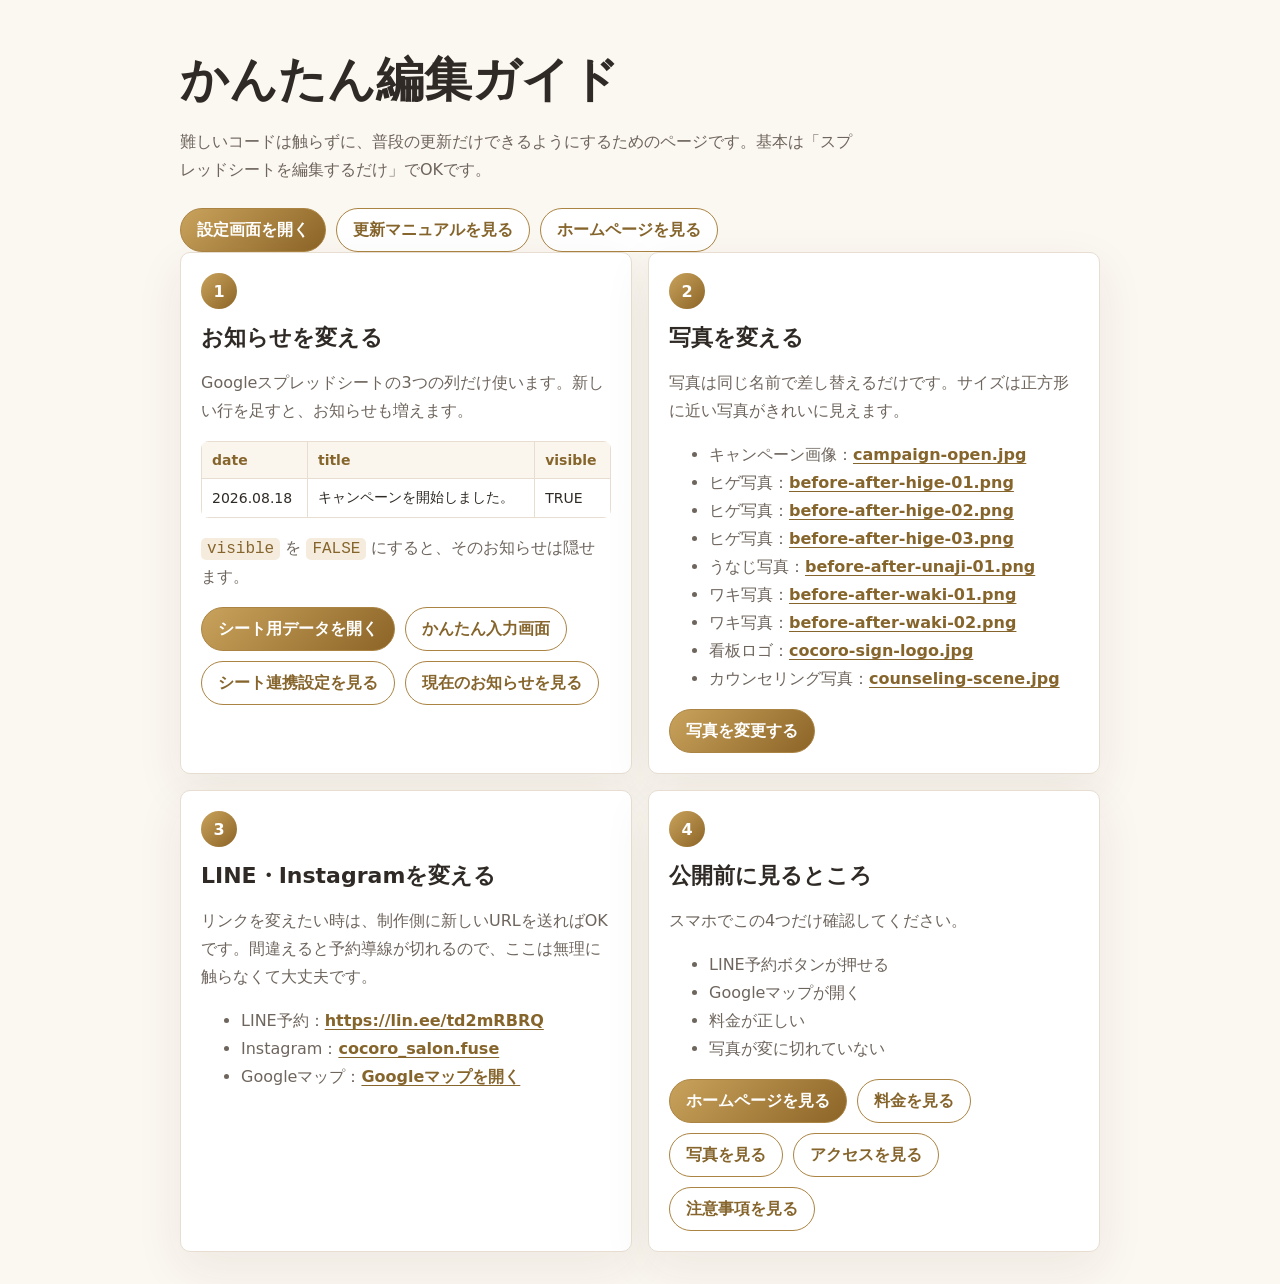
<file: easy-admin.html>
<!DOCTYPE html>
<html lang="ja">
<head>
  <meta charset="UTF-8" />
  <meta name="viewport" content="width=device-width, initial-scale=1.0" />
    <meta name="robots" content="noindex, nofollow" />
  <title>かんたん編集ガイド | cocoRo脱毛</title>
  <style>
    :root {
      --gold: #ab8443;
      --gold-dark: #86652d;
      --text: #2f2a25;
      --muted: #6e655d;
      --line: #e7ded1;
      --soft: #fbf7f1;
      --white: #fff;
    }

    * {
      box-sizing: border-box;
    }

    body {
      margin: 0;
      padding: 18px;
      color: var(--text);
      font-family: system-ui, -apple-system, BlinkMacSystemFont, "Helvetica Neue", sans-serif;
      background: var(--soft);
    }

    main {
      max-width: 920px;
      margin: 0 auto;
    }

    h1 {
      margin: 16px 0 8px;
      font-size: clamp(28px, 8vw, 48px);
      letter-spacing: 0;
    }

    h2 {
      margin: 0 0 10px;
      font-size: 22px;
    }

    p,
    li {
      color: var(--muted);
      font-size: 16px;
      line-height: 1.75;
    }

    .lead {
      max-width: 680px;
      margin-bottom: 24px;
    }

    .grid {
      display: grid;
      gap: 16px;
    }

    .card {
      padding: 20px;
      border: 1px solid var(--line);
      border-radius: 10px;
      background: var(--white);
      box-shadow: 0 16px 48px rgba(77, 61, 40, 0.08);
    }

    .number {
      display: inline-flex;
      align-items: center;
      justify-content: center;
      width: 36px;
      height: 36px;
      margin-bottom: 14px;
      border-radius: 50%;
      color: #fff;
      font-weight: 700;
      background: linear-gradient(135deg, #c9a35c, #8c6427);
    }

    .button-row {
      display: flex;
      flex-wrap: wrap;
      gap: 10px;
      margin-top: 16px;
    }

    a.button {
      display: inline-flex;
      align-items: center;
      justify-content: center;
      min-height: 44px;
      padding: 10px 16px;
      border: 1px solid var(--gold);
      border-radius: 999px;
      color: var(--gold-dark);
      font-weight: 700;
      text-decoration: none;
      background: #fff;
    }

    a.text-link {
      color: var(--gold-dark);
      font-weight: 700;
      text-decoration: underline;
      text-underline-offset: 3px;
    }

    a.primary {
      color: #fff;
      background: linear-gradient(135deg, #c9a35c, #8c6427);
    }

    code {
      padding: 2px 6px;
      border-radius: 5px;
      color: var(--gold-dark);
      background: #f5ecdd;
      font-family: ui-monospace, SFMono-Regular, Menlo, monospace;
    }

    .simple-table {
      width: 100%;
      margin-top: 12px;
      border-collapse: collapse;
      font-size: 14px;
      overflow: hidden;
      border-radius: 8px;
    }

    .simple-table th,
    .simple-table td {
      padding: 10px;
      border: 1px solid var(--line);
      text-align: left;
    }

    .simple-table th {
      color: var(--gold-dark);
      background: #fbf6ed;
    }

    @media (min-width: 760px) {
      body {
        padding: 32px;
      }

      .grid {
        grid-template-columns: repeat(2, minmax(0, 1fr));
      }
    }
  </style>
</head>
<body>
  <main>
    <h1>かんたん編集ガイド</h1>
    <p class="lead">難しいコードは触らずに、普段の更新だけできるようにするためのページです。基本は「スプレッドシートを編集するだけ」でOKです。</p>
    <div class="button-row">
      <a class="button primary" href="settings.html">設定画面を開く</a>
      <a class="button" href="update-manual.html">更新マニュアルを見る</a>
      <a class="button" href="index.html" target="_blank" rel="noopener">ホームページを見る</a>
    </div>

    <section class="grid" aria-label="編集方法">
      <article class="card">
        <span class="number">1</span>
        <h2>お知らせを変える</h2>
        <p>Googleスプレッドシートの3つの列だけ使います。新しい行を足すと、お知らせも増えます。</p>
        <table class="simple-table">
          <thead>
            <tr><th>date</th><th>title</th><th>visible</th></tr>
          </thead>
          <tbody>
            <tr><td>2026.08.18</td><td>キャンペーンを開始しました。</td><td>TRUE</td></tr>
          </tbody>
        </table>
        <p><code>visible</code> を <code>FALSE</code> にすると、そのお知らせは隠せます。</p>
        <div class="button-row">
          <a class="button primary" href="news-sheet-template.csv" download>シート用データを開く</a>
          <a class="button" href="news-editor.html" target="_blank" rel="noopener">かんたん入力画面</a>
          <a class="button" href="news-config.js" target="_blank" rel="noopener">シート連携設定を見る</a>
          <a class="button" href="news.json" target="_blank" rel="noopener">現在のお知らせを見る</a>
        </div>
      </article>

      <article class="card">
        <span class="number">2</span>
        <h2>写真を変える</h2>
        <p>写真は同じ名前で差し替えるだけです。サイズは正方形に近い写真がきれいに見えます。</p>
        <ul>
          <li>キャンペーン画像：<a class="text-link" href="campaign-open.jpg" target="_blank" rel="noopener">campaign-open.jpg</a></li>
          <li>ヒゲ写真：<a class="text-link" href="before-after-hige-01.png" target="_blank" rel="noopener">before-after-hige-01.png</a></li>
          <li>ヒゲ写真：<a class="text-link" href="before-after-hige-02.png" target="_blank" rel="noopener">before-after-hige-02.png</a></li>
          <li>ヒゲ写真：<a class="text-link" href="before-after-hige-03.png" target="_blank" rel="noopener">before-after-hige-03.png</a></li>
          <li>うなじ写真：<a class="text-link" href="before-after-unaji-01.png" target="_blank" rel="noopener">before-after-unaji-01.png</a></li>
          <li>ワキ写真：<a class="text-link" href="before-after-waki-01.png" target="_blank" rel="noopener">before-after-waki-01.png</a></li>
          <li>ワキ写真：<a class="text-link" href="before-after-waki-02.png" target="_blank" rel="noopener">before-after-waki-02.png</a></li>
          <li>看板ロゴ：<a class="text-link" href="cocoro-sign-logo.jpg" target="_blank" rel="noopener">cocoro-sign-logo.jpg</a></li>
          <li>カウンセリング写真：<a class="text-link" href="counseling-scene.jpg" target="_blank" rel="noopener">counseling-scene.jpg</a></li>
        </ul>
        <div class="button-row">
          <a class="button primary" href="photo-editor.html" target="_blank" rel="noopener">写真を変更する</a>
        </div>
      </article>

      <article class="card">
        <span class="number">3</span>
        <h2>LINE・Instagramを変える</h2>
        <p>リンクを変えたい時は、制作側に新しいURLを送ればOKです。間違えると予約導線が切れるので、ここは無理に触らなくて大丈夫です。</p>
        <ul>
          <li>LINE予約：<a class="text-link" href="https://lin.ee/td2mRBRQ" target="_blank" rel="noopener">https://lin.ee/td2mRBRQ</a></li>
          <li>Instagram：<a class="text-link" href="https://www.instagram.com/cocoro_salon.fuse?igsh=MTVmYmo2bmo4cGd6ag==" target="_blank" rel="noopener">cocoro_salon.fuse</a></li>
          <li>Googleマップ：<a class="text-link" href="https://maps.app.goo.gl/k2i4qREAfF5n8n3dA?g_st=ic" target="_blank" rel="noopener">Googleマップを開く</a></li>
        </ul>
      </article>

      <article class="card">
        <span class="number">4</span>
        <h2>公開前に見るところ</h2>
        <p>スマホでこの4つだけ確認してください。</p>
        <ul>
          <li>LINE予約ボタンが押せる</li>
          <li>Googleマップが開く</li>
          <li>料金が正しい</li>
          <li>写真が変に切れていない</li>
        </ul>
        <div class="button-row">
          <a class="button primary" href="index.html" target="_blank" rel="noopener">ホームページを見る</a>
          <a class="button" href="index.html#plan" target="_blank" rel="noopener">料金を見る</a>
          <a class="button" href="index.html#before-after" target="_blank" rel="noopener">写真を見る</a>
          <a class="button" href="index.html#access" target="_blank" rel="noopener">アクセスを見る</a>
          <a class="button" href="index.html#legal" target="_blank" rel="noopener">注意事項を見る</a>
        </div>
      </article>
    </section>
  </main>
</body>
</html>
</file>
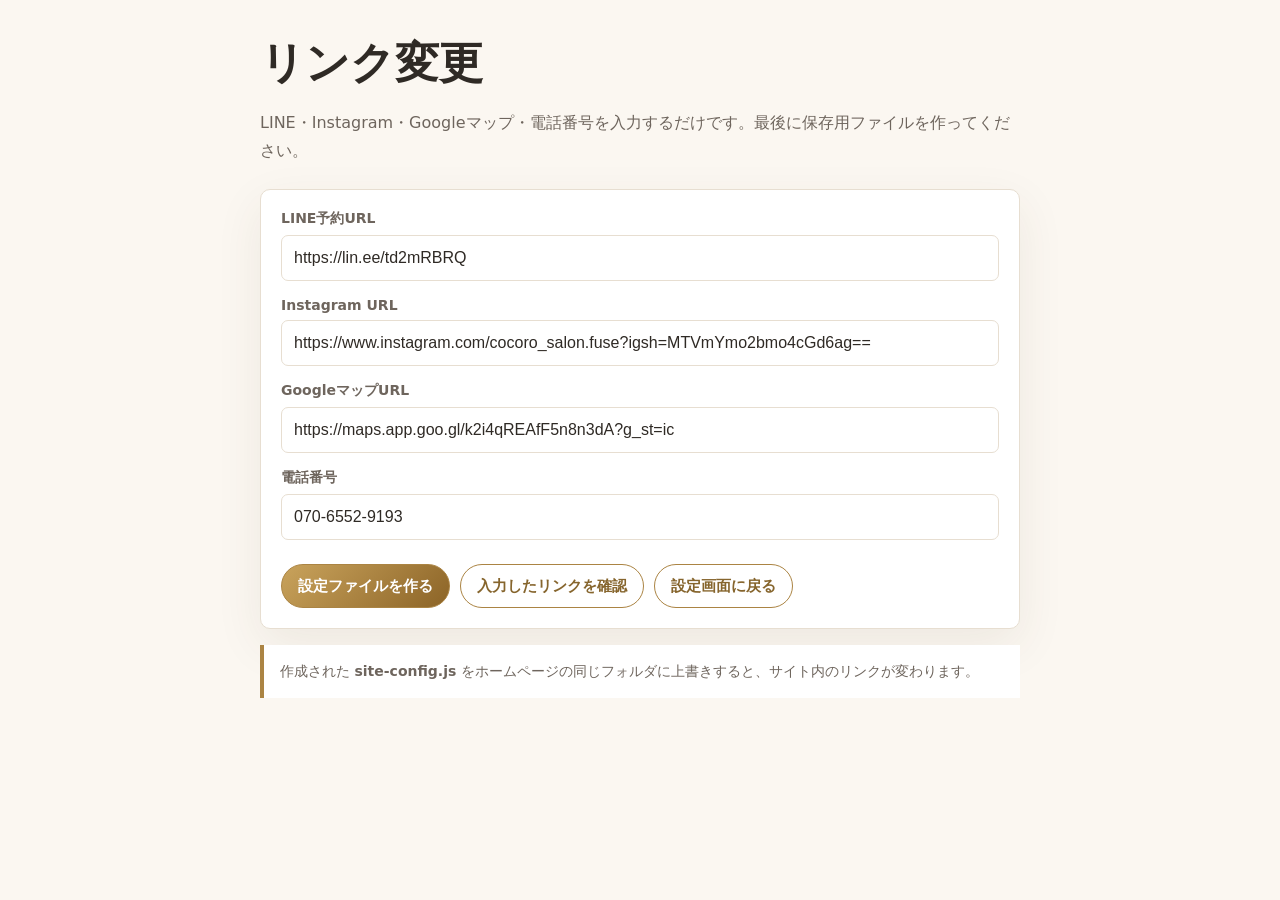
<file: link-editor.html>
<!DOCTYPE html>
<html lang="ja">
<head>
  <meta charset="UTF-8" />
  <meta name="viewport" content="width=device-width, initial-scale=1.0" />
    <meta name="robots" content="noindex, nofollow" />
  <title>リンク変更 | cocoRo脱毛</title>
  <style>
    :root {
      --gold: #ab8443;
      --gold-dark: #86652d;
      --text: #2f2a25;
      --muted: #6e655d;
      --line: #e7ded1;
      --soft: #fbf7f1;
      --white: #fff;
    }

    * {
      box-sizing: border-box;
    }

    body {
      margin: 0;
      padding: 18px;
      color: var(--text);
      font-family: system-ui, -apple-system, BlinkMacSystemFont, "Helvetica Neue", sans-serif;
      background: var(--soft);
    }

    main {
      max-width: 760px;
      margin: 0 auto;
    }

    h1 {
      margin: 16px 0 8px;
      font-size: clamp(28px, 8vw, 44px);
      letter-spacing: 0;
    }

    p {
      color: var(--muted);
      font-size: 16px;
      line-height: 1.75;
    }

    .panel {
      display: grid;
      gap: 16px;
      margin-top: 24px;
      padding: 20px;
      border: 1px solid var(--line);
      border-radius: 10px;
      background: var(--white);
      box-shadow: 0 16px 48px rgba(77, 61, 40, 0.08);
    }

    label {
      display: grid;
      gap: 7px;
      color: var(--muted);
      font-size: 14px;
      font-weight: 700;
    }

    input {
      width: 100%;
      min-height: 46px;
      padding: 10px 12px;
      border: 1px solid var(--line);
      border-radius: 7px;
      color: var(--text);
      font-size: 16px;
      background: #fff;
    }

    .button-row {
      display: flex;
      flex-wrap: wrap;
      gap: 10px;
      margin-top: 8px;
    }

    button,
    a.button {
      display: inline-flex;
      align-items: center;
      justify-content: center;
      min-height: 44px;
      padding: 10px 16px;
      border: 1px solid var(--gold);
      border-radius: 999px;
      color: var(--gold-dark);
      font-size: 15px;
      font-weight: 700;
      text-decoration: none;
      background: #fff;
      cursor: pointer;
    }

    .primary {
      color: #fff;
      background: linear-gradient(135deg, #c9a35c, #8c6427);
    }

    .note {
      margin-top: 16px;
      padding: 14px 16px;
      border-left: 4px solid var(--gold);
      background: #fff;
      color: var(--muted);
      font-size: 14px;
    }
  </style>
</head>
<body>
  <main>
    <h1>リンク変更</h1>
    <p>LINE・Instagram・Googleマップ・電話番号を入力するだけです。最後に保存用ファイルを作ってください。</p>

    <section class="panel" aria-label="リンク変更フォーム">
      <label>
        LINE予約URL
        <input id="lineUrl" type="url" value="https://lin.ee/td2mRBRQ" placeholder="https://lin.ee/..." />
      </label>
      <label>
        Instagram URL
        <input id="instagramUrl" type="url" value="https://www.instagram.com/cocoro_salon.fuse?igsh=MTVmYmo2bmo4cGd6ag==" placeholder="https://www.instagram.com/..." />
      </label>
      <label>
        GoogleマップURL
        <input id="mapUrl" type="url" value="https://maps.app.goo.gl/k2i4qREAfF5n8n3dA?g_st=ic" placeholder="https://maps.app.goo.gl/..." />
      </label>
      <label>
        電話番号
        <input id="phone" type="tel" value="070-6552-9193" placeholder="070-0000-0000" />
      </label>

      <div class="button-row">
        <button type="button" id="downloadButton" class="primary">設定ファイルを作る</button>
        <button type="button" id="testButton">入力したリンクを確認</button>
        <a class="button" href="settings.html">設定画面に戻る</a>
      </div>
    </section>

    <p class="note">作成された <strong>site-config.js</strong> をホームページの同じフォルダに上書きすると、サイト内のリンクが変わります。</p>
  </main>

  <script src="site-config.js"></script>
  <script>
    const config = window.COCORO_SITE_CONFIG || {};
    const inputs = {
      lineUrl: document.getElementById("lineUrl"),
      instagramUrl: document.getElementById("instagramUrl"),
      mapUrl: document.getElementById("mapUrl"),
      phone: document.getElementById("phone")
    };

    Object.entries(inputs).forEach(([key, input]) => {
      if (config[key]) input.value = config[key];
    });

    const getConfig = () => ({
      lineUrl: inputs.lineUrl.value.trim(),
      instagramUrl: inputs.instagramUrl.value.trim(),
      mapUrl: inputs.mapUrl.value.trim(),
      phone: inputs.phone.value.trim()
    });

    document.getElementById("downloadButton").addEventListener("click", () => {
      const text = `// LINE・Instagram・Googleマップ・電話番号を変更する設定ファイルです。\nwindow.COCORO_SITE_CONFIG = ${JSON.stringify(getConfig(), null, 2)};\n`;
      const blob = new Blob([text], { type: "text/javascript" });
      const url = URL.createObjectURL(blob);
      const link = document.createElement("a");
      link.href = url;
      link.download = "site-config.js";
      link.click();
      URL.revokeObjectURL(url);
    });

    document.getElementById("testButton").addEventListener("click", () => {
      const next = getConfig();
      window.open(next.lineUrl, "_blank", "noopener");
    });
  </script>
</body>
</html>
</file>
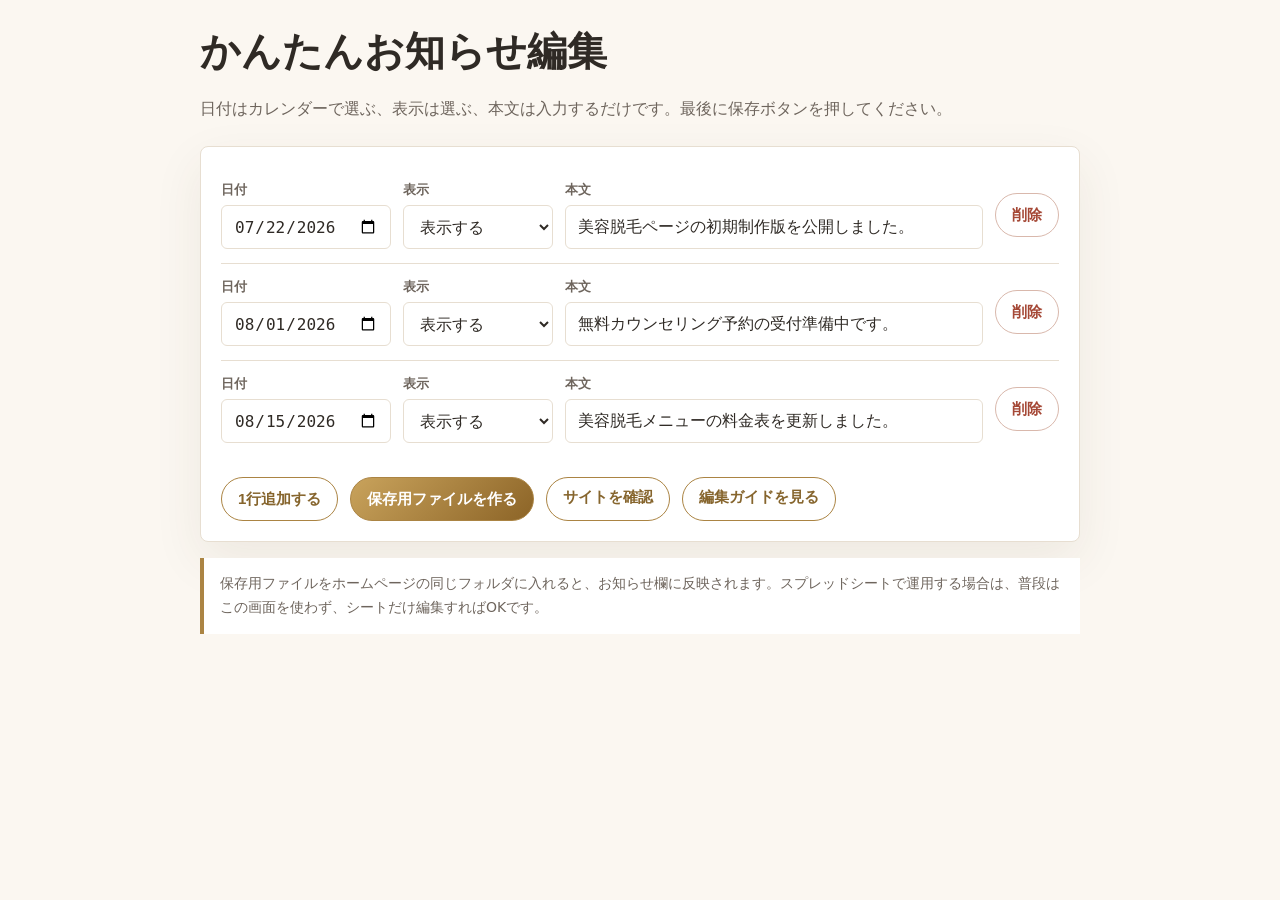
<file: news-editor.html>
<!DOCTYPE html>
<html lang="ja">
<head>
  <meta charset="UTF-8" />
  <meta name="viewport" content="width=device-width, initial-scale=1.0" />
    <meta name="robots" content="noindex, nofollow" />
  <title>かんたんお知らせ編集 | cocoRo脱毛</title>
  <style>
    :root {
      --gold: #ab8443;
      --gold-dark: #86652d;
      --text: #2f2a25;
      --muted: #6e655d;
      --line: #e7ded1;
      --soft: #fbf7f1;
      --white: #fff;
    }

    * {
      box-sizing: border-box;
    }

    body {
      margin: 0;
      padding: 24px;
      color: var(--text);
      font-family: system-ui, -apple-system, BlinkMacSystemFont, "Helvetica Neue", sans-serif;
      background: var(--soft);
    }

    main {
      max-width: 880px;
      margin: 0 auto;
    }

    h1 {
      margin: 0 0 8px;
      font-size: clamp(24px, 6vw, 40px);
      letter-spacing: 0;
    }

    p {
      color: var(--muted);
      line-height: 1.7;
    }

    .panel {
      margin-top: 24px;
      padding: 20px;
      border: 1px solid var(--line);
      border-radius: 8px;
      background: var(--white);
      box-shadow: 0 18px 50px rgba(77, 61, 40, 0.08);
    }

    .news-row {
      display: grid;
      grid-template-columns: 170px 150px 1fr auto;
      gap: 12px;
      align-items: center;
      padding: 14px 0;
      border-bottom: 1px solid var(--line);
    }

    .news-row:last-child {
      border-bottom: 0;
    }

    label {
      display: grid;
      gap: 6px;
      color: var(--muted);
      font-size: 13px;
      font-weight: 700;
    }

    input,
    select {
      width: 100%;
      min-height: 44px;
      padding: 10px 12px;
      border: 1px solid var(--line);
      border-radius: 6px;
      color: var(--text);
      font-size: 16px;
      background: #fff;
    }

    button,
    .button {
      min-height: 44px;
      padding: 10px 16px;
      border: 1px solid var(--gold);
      border-radius: 999px;
      color: var(--gold-dark);
      font-size: 15px;
      font-weight: 700;
      background: #fff;
      cursor: pointer;
      text-decoration: none;
    }

    .primary {
      color: #fff;
      background: linear-gradient(135deg, #c9a35c, #8c6427);
    }

    .danger {
      border-color: #d9b8ac;
      color: #a54836;
    }

    .actions {
      display: flex;
      flex-wrap: wrap;
      gap: 12px;
      margin-top: 20px;
    }

    .note {
      margin-top: 16px;
      padding: 14px 16px;
      border-left: 4px solid var(--gold);
      background: #fff;
      color: var(--muted);
      font-size: 14px;
    }

    @media (max-width: 720px) {
      body {
        padding: 18px;
      }

      .news-row {
        grid-template-columns: 1fr;
      }
    }
  </style>
</head>
<body>
  <main>
    <h1>かんたんお知らせ編集</h1>
    <p>日付はカレンダーで選ぶ、表示は選ぶ、本文は入力するだけです。最後に保存ボタンを押してください。</p>

    <section class="panel" aria-label="お知らせ編集フォーム">
      <div id="newsRows"></div>

      <div class="actions">
        <button type="button" id="addButton">1行追加する</button>
        <button type="button" id="downloadButton" class="primary">保存用ファイルを作る</button>
        <a class="button" href="index.html" target="_blank" rel="noopener">サイトを確認</a>
        <a class="button" href="easy-admin.html" target="_blank" rel="noopener">編集ガイドを見る</a>
      </div>
    </section>

    <p class="note">
      保存用ファイルをホームページの同じフォルダに入れると、お知らせ欄に反映されます。スプレッドシートで運用する場合は、普段はこの画面を使わず、シートだけ編集すればOKです。
    </p>
  </main>

  <script>
    const rows = document.getElementById("newsRows");
    const addButton = document.getElementById("addButton");
    const downloadButton = document.getElementById("downloadButton");

    const fallbackNews = [
      { date: "2026.07.22", title: "美容脱毛ページの初期制作版を公開しました。", visible: "TRUE" },
      { date: "2026.08.01", title: "無料カウンセリング予約の受付準備中です。", visible: "TRUE" },
      { date: "2026.08.15", title: "美容脱毛メニューの料金表を更新しました。", visible: "TRUE" }
    ];

    const toInputDate = (date) => {
      if (!date) return "";
      return date.replaceAll(".", "-").replaceAll("/", "-");
    };

    const toDisplayDate = (date) => {
      if (!date) return "";
      return date.replaceAll("-", ".");
    };

    const createRow = (item = { date: "", title: "", visible: "TRUE" }) => {
      const row = document.createElement("div");
      row.className = "news-row";
      row.innerHTML = `
        <label>
          日付
          <input type="date" class="news-date" value="${toInputDate(item.date)}" aria-label="日付" />
        </label>
        <label>
          表示
          <select class="news-visible" aria-label="表示設定">
            <option value="TRUE"${item.visible === "FALSE" ? "" : " selected"}>表示する</option>
            <option value="FALSE"${item.visible === "FALSE" ? " selected" : ""}>非表示にする</option>
          </select>
        </label>
        <label>
          本文
          <input type="text" class="news-title" value="${item.title}" placeholder="例：9月限定キャンペーンを開始しました。" aria-label="お知らせ本文" />
        </label>
        <button type="button" class="danger">削除</button>
      `;
      row.querySelector("button").addEventListener("click", () => row.remove());
      rows.appendChild(row);
    };

    const getNews = () => {
      return [...document.querySelectorAll(".news-row")]
        .map((row) => ({
          date: toDisplayDate(row.querySelector(".news-date").value.trim()),
          title: row.querySelector(".news-title").value.trim(),
          visible: row.querySelector(".news-visible").value
        }))
        .filter((item) => item.date || item.title);
    };

    const downloadNews = () => {
      const blob = new Blob([JSON.stringify(getNews(), null, 2)], { type: "application/json" });
      const url = URL.createObjectURL(blob);
      const link = document.createElement("a");
      link.href = url;
      link.download = "news.json";
      link.click();
      URL.revokeObjectURL(url);
    };

    fetch("news.json", { cache: "no-store" })
      .then((response) => response.ok ? response.json() : fallbackNews)
      .then((items) => (Array.isArray(items) ? items : fallbackNews).forEach(createRow))
      .catch(() => fallbackNews.forEach(createRow));

    addButton.addEventListener("click", () => createRow());
    downloadButton.addEventListener("click", downloadNews);
  </script>
</body>
</html>
</file>
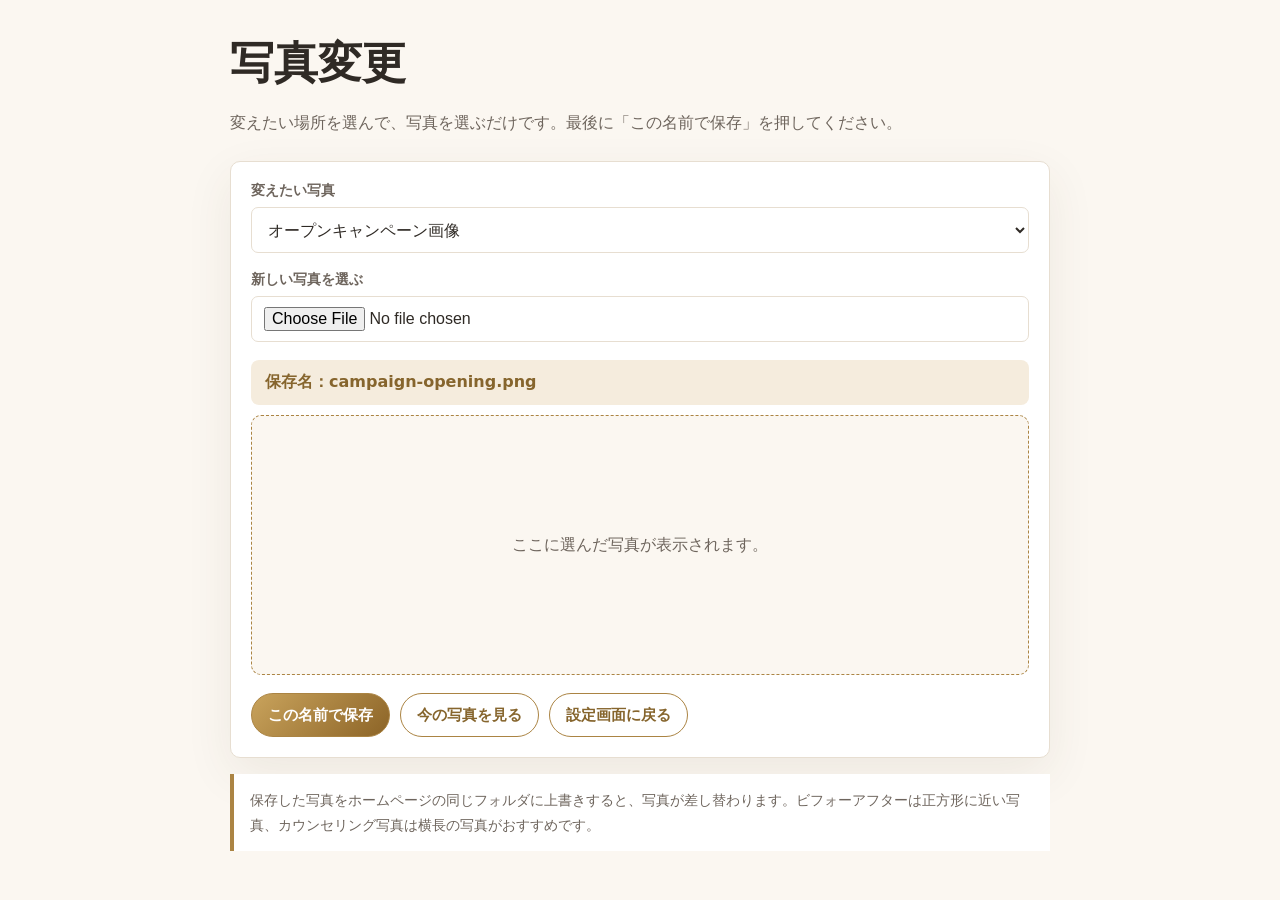
<file: photo-editor.html>
<!DOCTYPE html>
<html lang="ja">
<head>
  <meta charset="UTF-8" />
  <meta name="viewport" content="width=device-width, initial-scale=1.0" />
    <meta name="robots" content="noindex, nofollow" />
  <title>写真変更 | cocoRo脱毛</title>
  <style>
    :root {
      --gold: #ab8443;
      --gold-dark: #86652d;
      --text: #2f2a25;
      --muted: #6e655d;
      --line: #e7ded1;
      --soft: #fbf7f1;
      --white: #fff;
    }

    * {
      box-sizing: border-box;
    }

    body {
      margin: 0;
      padding: 18px;
      color: var(--text);
      font-family: system-ui, -apple-system, BlinkMacSystemFont, "Helvetica Neue", sans-serif;
      background: var(--soft);
    }

    main {
      max-width: 820px;
      margin: 0 auto;
    }

    h1 {
      margin: 16px 0 8px;
      font-size: clamp(28px, 8vw, 44px);
      letter-spacing: 0;
    }

    p,
    li {
      color: var(--muted);
      font-size: 16px;
      line-height: 1.75;
    }

    .panel {
      display: grid;
      gap: 18px;
      margin-top: 24px;
      padding: 20px;
      border: 1px solid var(--line);
      border-radius: 10px;
      background: var(--white);
      box-shadow: 0 16px 48px rgba(77, 61, 40, 0.08);
    }

    label {
      display: grid;
      gap: 7px;
      color: var(--muted);
      font-size: 14px;
      font-weight: 700;
    }

    select,
    input {
      width: 100%;
      min-height: 46px;
      padding: 10px 12px;
      border: 1px solid var(--line);
      border-radius: 7px;
      color: var(--text);
      font-size: 16px;
      background: #fff;
    }

    .preview {
      display: grid;
      gap: 10px;
    }

    .preview-box {
      display: grid;
      place-items: center;
      min-height: 260px;
      overflow: hidden;
      border: 1px dashed var(--gold);
      border-radius: 10px;
      background: #fbf7f1;
    }

    .preview-box img {
      width: 100%;
      max-height: 520px;
      object-fit: contain;
      display: block;
    }

    .filename {
      padding: 12px 14px;
      border-radius: 8px;
      color: var(--gold-dark);
      font-weight: 700;
      background: #f5ecdd;
      word-break: break-all;
    }

    .button-row {
      display: flex;
      flex-wrap: wrap;
      gap: 10px;
    }

    button,
    a.button {
      display: inline-flex;
      align-items: center;
      justify-content: center;
      min-height: 44px;
      padding: 10px 16px;
      border: 1px solid var(--gold);
      border-radius: 999px;
      color: var(--gold-dark);
      font-size: 15px;
      font-weight: 700;
      text-decoration: none;
      background: #fff;
      cursor: pointer;
    }

    .primary {
      color: #fff;
      background: linear-gradient(135deg, #c9a35c, #8c6427);
    }

    .note {
      margin-top: 16px;
      padding: 14px 16px;
      border-left: 4px solid var(--gold);
      background: #fff;
      color: var(--muted);
      font-size: 14px;
    }
  </style>
</head>
<body>
  <main>
    <h1>写真変更</h1>
    <p>変えたい場所を選んで、写真を選ぶだけです。最後に「この名前で保存」を押してください。</p>

    <section class="panel" aria-label="写真変更フォーム">
      <label>
        変えたい写真
        <select id="photoSlot">
          <option value="campaign-opening.png">オープンキャンペーン画像</option>
          <option value="before-after-hige-01.png">ヒゲ1</option>
          <option value="before-after-hige-02.png">ヒゲ2</option>
          <option value="before-after-hige-03.png">ヒゲ3</option>
          <option value="before-after-unaji-01.png">うなじ</option>
          <option value="before-after-waki-01.png">ワキ1</option>
          <option value="before-after-waki-02.png">ワキ2</option>
          <option value="cocoro-sign-logo.jpg">看板ロゴ</option>
          <option value="price-regular.png">料金表（通常）</option>
          <option value="price-maintenance.png">料金表（メンテナンス）</option>
          <option value="price-student.png">料金表（学生）</option>
          <option value="salon-exterior.jpg">店舗外観</option>
          <option value="salon-room.jpg">施術ルーム</option>
          <option value="salon-lounge.jpg">待合スペース</option>
          <option value="staff-counseling.jpg">スタッフ紹介</option>
          <option value="counseling-scene.jpg">カウンセリング写真</option>
        </select>
      </label>

      <label>
        新しい写真を選ぶ
        <input id="photoInput" type="file" accept="image/*" />
      </label>

      <div class="preview">
        <div class="filename" id="fileName">保存名：campaign-opening.png</div>
        <div class="preview-box" id="previewBox">
          <p>ここに選んだ写真が表示されます。</p>
        </div>
      </div>

      <div class="button-row">
        <button type="button" id="downloadButton" class="primary" disabled>この名前で保存</button>
        <a class="button" id="currentPhotoLink" href="campaign-opening.png" target="_blank" rel="noopener">今の写真を見る</a>
        <a class="button" href="settings.html">設定画面に戻る</a>
      </div>
    </section>

    <p class="note">保存した写真をホームページの同じフォルダに上書きすると、写真が差し替わります。ビフォーアフターは正方形に近い写真、カウンセリング写真は横長の写真がおすすめです。</p>
  </main>

  <script>
    const photoSlot = document.getElementById("photoSlot");
    const photoInput = document.getElementById("photoInput");
    const fileName = document.getElementById("fileName");
    const previewBox = document.getElementById("previewBox");
    const downloadButton = document.getElementById("downloadButton");
    const currentPhotoLink = document.getElementById("currentPhotoLink");
    let selectedFileUrl = "";

    const updateSlot = () => {
      const name = photoSlot.value;
      fileName.textContent = `保存名：${name}`;
      currentPhotoLink.href = name;
    };

    photoSlot.addEventListener("change", updateSlot);

    photoInput.addEventListener("change", () => {
      const file = photoInput.files[0];
      if (!file) return;

      if (selectedFileUrl) URL.revokeObjectURL(selectedFileUrl);
      selectedFileUrl = URL.createObjectURL(file);
      previewBox.innerHTML = `<img src="${selectedFileUrl}" alt="選択した写真のプレビュー" />`;
      downloadButton.disabled = false;
    });

    downloadButton.addEventListener("click", () => {
      const file = photoInput.files[0];
      if (!file) return;

      const link = document.createElement("a");
      link.href = selectedFileUrl;
      link.download = photoSlot.value;
      link.click();
    });

    updateSlot();
  </script>
</body>
</html>
</file>
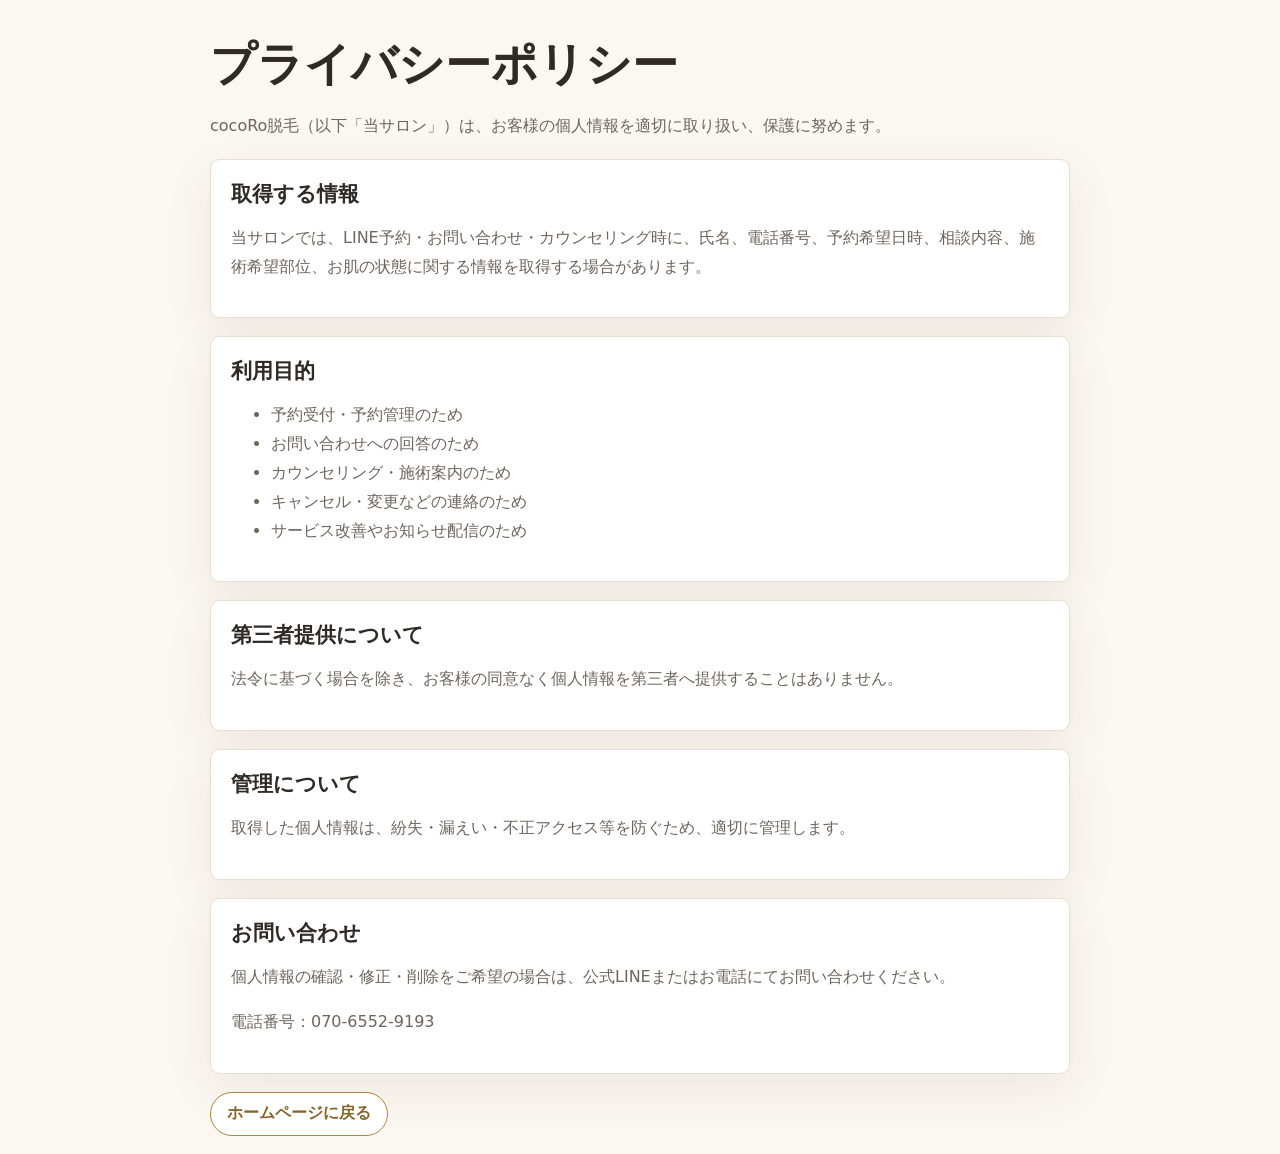
<file: privacy.html>
<!DOCTYPE html>
<html lang="ja">
<head>
  <meta charset="UTF-8" />
  <meta name="viewport" content="width=device-width, initial-scale=1.0" />
  <title>プライバシーポリシー | cocoRo脱毛</title>
  <style>
    :root {
      --gold: #ab8443;
      --gold-dark: #86652d;
      --text: #2f2a25;
      --muted: #6e655d;
      --line: #e7ded1;
      --soft: #fbf7f1;
      --white: #fff;
    }

    * {
      box-sizing: border-box;
    }

    body {
      margin: 0;
      padding: 18px;
      color: var(--text);
      font-family: system-ui, -apple-system, BlinkMacSystemFont, "Helvetica Neue", sans-serif;
      background: var(--soft);
    }

    main {
      max-width: 860px;
      margin: 0 auto;
    }

    h1 {
      margin: 16px 0 8px;
      font-size: clamp(28px, 8vw, 46px);
      letter-spacing: 0;
    }

    h2 {
      margin: 0 0 12px;
      font-size: 21px;
    }

    p,
    li {
      color: var(--muted);
      font-size: 16px;
      line-height: 1.8;
    }

    .card {
      margin-top: 18px;
      padding: 20px;
      border: 1px solid var(--line);
      border-radius: 10px;
      background: var(--white);
      box-shadow: 0 16px 48px rgba(77, 61, 40, 0.08);
    }

    a {
      color: var(--gold-dark);
      font-weight: 700;
    }

    .button {
      display: inline-flex;
      align-items: center;
      justify-content: center;
      min-height: 44px;
      margin-top: 18px;
      padding: 10px 16px;
      border: 1px solid var(--gold);
      border-radius: 999px;
      color: var(--gold-dark);
      text-decoration: none;
      background: #fff;
    }
  </style>
</head>
<body>
  <main>
    <h1>プライバシーポリシー</h1>
    <p>cocoRo脱毛（以下「当サロン」）は、お客様の個人情報を適切に取り扱い、保護に努めます。</p>

    <section class="card">
      <h2>取得する情報</h2>
      <p>当サロンでは、LINE予約・お問い合わせ・カウンセリング時に、氏名、電話番号、予約希望日時、相談内容、施術希望部位、お肌の状態に関する情報を取得する場合があります。</p>
    </section>

    <section class="card">
      <h2>利用目的</h2>
      <ul>
        <li>予約受付・予約管理のため</li>
        <li>お問い合わせへの回答のため</li>
        <li>カウンセリング・施術案内のため</li>
        <li>キャンセル・変更などの連絡のため</li>
        <li>サービス改善やお知らせ配信のため</li>
      </ul>
    </section>

    <section class="card">
      <h2>第三者提供について</h2>
      <p>法令に基づく場合を除き、お客様の同意なく個人情報を第三者へ提供することはありません。</p>
    </section>

    <section class="card">
      <h2>管理について</h2>
      <p>取得した個人情報は、紛失・漏えい・不正アクセス等を防ぐため、適切に管理します。</p>
    </section>

    <section class="card">
      <h2>お問い合わせ</h2>
      <p>個人情報の確認・修正・削除をご希望の場合は、公式LINEまたはお電話にてお問い合わせください。</p>
      <p>電話番号：070-6552-9193</p>
    </section>

    <a class="button" href="index.html">ホームページに戻る</a>
  </main>
</body>
</html>
</file>
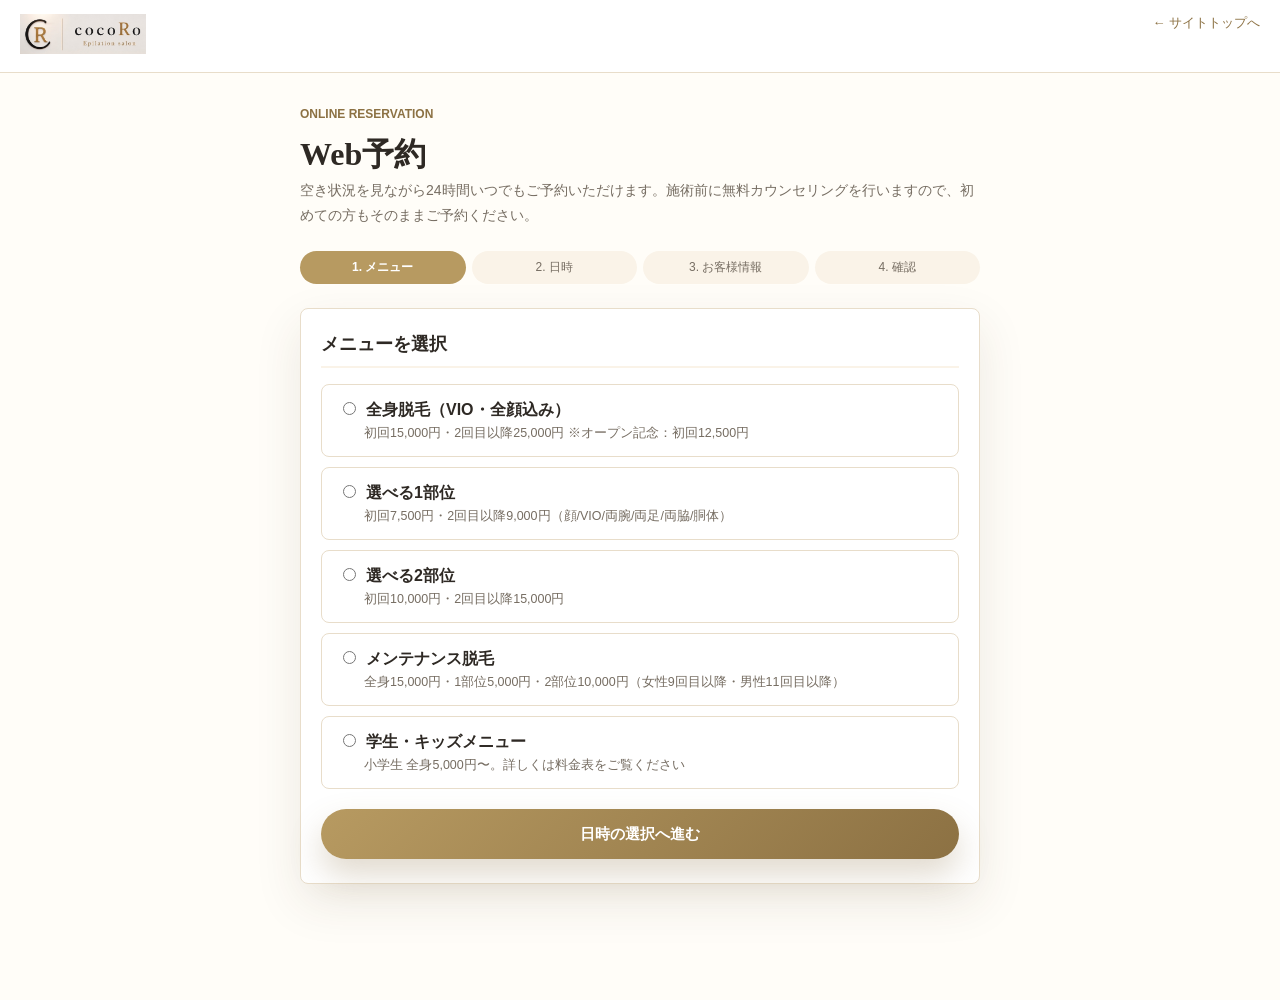
<file: reserve.html>
<!DOCTYPE html>
<html lang="ja">
  <head>
    <meta charset="UTF-8" />
    <meta name="viewport" content="width=device-width, initial-scale=1.0" />
    <title>Web予約 | cocoRo脱毛（東大阪・布施の美容脱毛サロン）</title>
    <meta name="description" content="cocoRo脱毛のWeb予約ページ。空き状況を見ながら24時間いつでもご予約いただけます。無料カウンセリングも受付中。" />
    <meta name="robots" content="index, follow" />
    <link rel="stylesheet" href="style.css?v=20260906" />
    <style>
      .reserve-page {
        max-width: 720px;
        margin: 0 auto;
        padding: 32px 20px 96px;
      }
      .reserve-page h1 {
        font-size: clamp(24px, 4vw, 32px);
        margin: 8px 0 4px;
      }
      .reserve-lead {
        color: var(--color-muted);
        font-size: 14px;
        margin: 0 0 24px;
      }
      .step-nav {
        display: flex;
        gap: 6px;
        margin: 0 0 24px;
        padding: 0;
        list-style: none;
        font-size: 12px;
      }
      .step-nav li {
        flex: 1;
        text-align: center;
        padding: 8px 4px;
        border-radius: 999px;
        background: var(--color-soft);
        color: var(--color-muted);
        white-space: nowrap;
      }
      .step-nav li.active {
        background: var(--color-gold);
        color: #fff;
        font-weight: 600;
      }
      .step-nav li.done { color: var(--color-gold-dark); }
      .reserve-card {
        background: var(--color-surface);
        border: 1px solid var(--color-line);
        border-radius: var(--radius);
        box-shadow: var(--shadow-soft);
        padding: 24px 20px;
        margin-bottom: 20px;
      }
      .reserve-card h2 {
        font-size: 18px;
        margin: 0 0 16px;
        padding-bottom: 10px;
        border-bottom: 2px solid var(--color-soft);
      }
      .menu-option {
        display: block;
        border: 1.5px solid var(--color-line);
        border-radius: var(--radius);
        padding: 14px 16px;
        margin-bottom: 10px;
        cursor: pointer;
        transition: border-color 0.15s, background 0.15s;
      }
      .menu-option:hover { border-color: var(--color-gold); }
      .menu-option input { margin-right: 10px; accent-color: var(--color-gold-dark); }
      .menu-option.selected {
        border-color: var(--color-gold-dark);
        background: var(--color-soft);
      }
      .menu-option .menu-name { font-weight: 600; }
      .menu-option .menu-price {
        display: block;
        font-size: 12.5px;
        color: var(--color-muted);
        margin: 4px 0 0 26px;
      }
      .cal-header {
        display: flex;
        justify-content: space-between;
        align-items: center;
        margin-bottom: 8px;
      }
      .cal-header strong { font-size: 16px; }
      .cal-nav-btn {
        border: 1px solid var(--color-line);
        background: #fff;
        border-radius: 6px;
        padding: 6px 14px;
        cursor: pointer;
        font-size: 14px;
      }
      .cal-nav-btn:disabled { opacity: 0.35; cursor: default; }
      .cal-grid {
        display: grid;
        grid-template-columns: repeat(7, 1fr);
        gap: 4px;
      }
      .cal-dow {
        text-align: center;
        font-size: 11px;
        color: var(--color-muted);
        padding: 4px 0;
      }
      .cal-cell {
        border: 1.5px solid var(--color-line);
        border-radius: 6px;
        background: #fff;
        padding: 6px 2px;
        text-align: center;
        cursor: pointer;
        min-height: 52px;
        font-family: inherit;
      }
      .cal-cell .d { font-size: 14px; font-weight: 600; display: block; }
      .cal-cell .m { font-size: 13px; display: block; margin-top: 2px; color: var(--color-gold-dark); }
      .cal-cell:disabled { background: #f4f0e9; color: #b6ada0; cursor: default; }
      .cal-cell:disabled .m { color: #b6ada0; }
      .cal-cell.selected {
        border-color: var(--color-gold-dark);
        background: var(--color-soft);
        box-shadow: 0 0 0 1px var(--color-gold-dark);
      }
      .cal-cell.empty { border: none; background: none; cursor: default; }
      .slot-grid {
        display: grid;
        grid-template-columns: repeat(auto-fill, minmax(96px, 1fr));
        gap: 8px;
        margin-top: 14px;
      }
      .slot-btn {
        border: 1.5px solid var(--color-line);
        border-radius: 6px;
        background: #fff;
        padding: 10px 4px;
        cursor: pointer;
        font-size: 14px;
        font-family: inherit;
      }
      .slot-btn .mk { color: var(--color-gold-dark); font-weight: 700; margin-left: 6px; }
      .slot-btn:disabled { background: #f4f0e9; color: #b6ada0; cursor: default; }
      .slot-btn:disabled .mk { color: #b6ada0; }
      .slot-btn.selected {
        border-color: var(--color-gold-dark);
        background: var(--color-soft);
        box-shadow: 0 0 0 1px var(--color-gold-dark);
      }
      .legend {
        font-size: 12px;
        color: var(--color-muted);
        margin: 10px 0 0;
      }
      .form-row { margin-bottom: 16px; }
      .form-row label {
        display: block;
        font-size: 13.5px;
        font-weight: 600;
        margin-bottom: 6px;
      }
      .form-row .req {
        color: #b0483c;
        font-size: 11px;
        border: 1px solid #b0483c;
        border-radius: 3px;
        padding: 0 4px;
        margin-left: 6px;
        font-weight: 400;
      }
      .form-row .opt {
        color: var(--color-muted);
        font-size: 11px;
        border: 1px solid var(--color-line);
        border-radius: 3px;
        padding: 0 4px;
        margin-left: 6px;
        font-weight: 400;
      }
      .form-row input, .form-row textarea {
        width: 100%;
        border: 1.5px solid var(--color-line);
        border-radius: 6px;
        padding: 11px 12px;
        font-size: 16px;
        font-family: inherit;
        background: #fff;
      }
      .form-row input:focus, .form-row textarea:focus {
        outline: none;
        border-color: var(--color-gold);
      }
      .hp-field { position: absolute; left: -9999px; opacity: 0; height: 0; overflow: hidden; }
      .confirm-table { width: 100%; border-collapse: collapse; font-size: 14.5px; }
      .confirm-table th, .confirm-table td {
        text-align: left;
        padding: 10px 8px;
        border-bottom: 1px solid var(--color-soft);
        vertical-align: top;
      }
      .confirm-table th { width: 96px; color: var(--color-muted); font-weight: 600; }
      .action-row {
        display: flex;
        gap: 10px;
        margin-top: 20px;
        flex-wrap: wrap;
      }
      .action-row .btn { flex: 1; text-align: center; min-width: 140px; cursor: pointer; font-family: inherit; font-size: 15px; }
      button.btn { border: none; }
      button.btn.btn-outline { border: 1.5px solid var(--color-gold-dark); background: #fff; }
      .notice-box {
        background: var(--color-soft);
        border-radius: var(--radius);
        padding: 16px;
        font-size: 13px;
        color: var(--color-muted);
        line-height: 1.8;
      }
      .error-msg {
        color: #b0483c;
        background: #fbeeec;
        border-radius: 6px;
        padding: 12px 14px;
        font-size: 14px;
        margin-bottom: 14px;
        display: none;
      }
      .error-msg.show { display: block; }
      .done-mark {
        text-align: center;
        font-size: 44px;
        color: var(--color-gold-dark);
        margin: 8px 0;
      }
      .loading {
        text-align: center;
        color: var(--color-muted);
        padding: 40px 0;
      }
      .hidden { display: none !important; }
      .reserve-header {
        display: flex;
        justify-content: space-between;
        align-items: center;
        padding: 14px 20px;
        border-bottom: 1px solid var(--color-line);
        background: #fff;
      }
      .reserve-header img { height: 40px; display: block; }
      .reserve-header a.back { font-size: 13px; color: var(--color-gold-dark); }
      @media (max-width: 480px) {
        .step-nav { font-size: 10.5px; }
        .reserve-card { padding: 18px 14px; }
      }
    </style>
  </head>
  <body>
    <header class="reserve-header">
      <a href="index.html" aria-label="cocoRo Epilation salon トップへ">
        <img src="cocoro-sign-logo.jpg" alt="cocoRo Epilation salon" />
      </a>
      <a class="back" href="index.html">← サイトトップへ</a>
    </header>

    <main class="reserve-page">
      <p class="section-label">Online Reservation</p>
      <h1>Web予約</h1>
      <p class="reserve-lead">空き状況を見ながら24時間いつでもご予約いただけます。施術前に無料カウンセリングを行いますので、初めての方もそのままご予約ください。</p>

      <ol class="step-nav" id="stepNav">
        <li data-step="1" class="active">1. メニュー</li>
        <li data-step="2">2. 日時</li>
        <li data-step="3">3. お客様情報</li>
        <li data-step="4">4. 確認</li>
      </ol>

      <div class="error-msg" id="errorMsg" role="alert"></div>

      <!-- API未設定時の案内 -->
      <section class="reserve-card hidden" id="notReady">
        <h2>Web予約は準備中です</h2>
        <p style="font-size:14px; line-height:1.9;">現在Web予約システムを準備中です。ご予約は公式LINEまたはお電話にて承っております。</p>
        <div class="action-row">
          <a class="btn btn-primary" id="lineBtn" href="https://lin.ee/td2mRBRQ" target="_blank" rel="noopener">LINEで予約する</a>
          <a class="btn btn-outline" href="tel:07065529193">電話で予約する</a>
        </div>
      </section>

      <!-- Step 1: メニュー -->
      <section class="reserve-card hidden" id="step1">
        <h2>メニューを選択</h2>
        <div id="menuList"></div>
        <div class="action-row">
          <button class="btn btn-primary" id="toStep2" disabled>日時の選択へ進む</button>
        </div>
      </section>

      <!-- Step 2: 日時 -->
      <section class="reserve-card hidden" id="step2">
        <h2>ご希望の日時を選択</h2>
        <div class="loading" id="calLoading">空き状況を読み込んでいます…</div>
        <div id="calArea" class="hidden">
          <div class="cal-header">
            <button class="cal-nav-btn" id="calPrev" type="button">‹ 前週</button>
            <strong id="calTitle"></strong>
            <button class="cal-nav-btn" id="calNext" type="button">翌週 ›</button>
          </div>
          <div class="cal-grid" id="calGrid"></div>
          <p class="legend">◎ 空きあり　○ 残りわずか　× 満枠　休 休業日</p>
          <div id="slotArea" class="hidden">
            <h2 style="margin-top:22px;" id="slotTitle"></h2>
            <div class="slot-grid" id="slotGrid"></div>
          </div>
        </div>
        <div class="action-row">
          <button class="btn btn-outline" data-back="1">メニューへ戻る</button>
          <button class="btn btn-primary" id="toStep3" disabled>お客様情報の入力へ</button>
        </div>
      </section>

      <!-- Step 3: お客様情報 -->
      <section class="reserve-card hidden" id="step3">
        <h2>お客様情報の入力</h2>
        <div class="form-row">
          <label for="fName">お名前<span class="req">必須</span></label>
          <input id="fName" type="text" autocomplete="name" placeholder="例）山田 花子" maxlength="40" />
        </div>
        <div class="form-row">
          <label for="fPhone">電話番号<span class="req">必須</span></label>
          <input id="fPhone" type="tel" autocomplete="tel" inputmode="tel" placeholder="例）09012345678" maxlength="16" />
        </div>
        <div class="form-row">
          <label for="fEmail">メールアドレス<span class="opt">任意</span></label>
          <input id="fEmail" type="email" autocomplete="email" inputmode="email" placeholder="例）example@email.com" maxlength="100" />
          <p class="legend">ご入力いただくと予約確認メールと前日リマインドをお送りします。</p>
        </div>
        <div class="form-row">
          <label for="fNote">ご要望・ご相談<span class="opt">任意</span></label>
          <textarea id="fNote" rows="3" maxlength="500" placeholder="気になる部位、肌のお悩みなどがあればご記入ください"></textarea>
        </div>
        <div class="hp-field" aria-hidden="true">
          <label>会社名<input id="fCompany" type="text" tabindex="-1" autocomplete="off" /></label>
        </div>
        <div class="action-row">
          <button class="btn btn-outline" data-back="2">日時へ戻る</button>
          <button class="btn btn-primary" id="toStep4">入力内容の確認へ</button>
        </div>
      </section>

      <!-- Step 4: 確認 -->
      <section class="reserve-card hidden" id="step4">
        <h2>ご予約内容の確認</h2>
        <table class="confirm-table">
          <tr><th>メニュー</th><td id="cMenu"></td></tr>
          <tr><th>日時</th><td id="cWhen"></td></tr>
          <tr><th>お名前</th><td id="cName"></td></tr>
          <tr><th>電話番号</th><td id="cPhone"></td></tr>
          <tr><th>メール</th><td id="cEmail"></td></tr>
          <tr><th>ご要望</th><td id="cNote"></td></tr>
        </table>
        <p class="legend" style="margin-top:12px;">ご入力いただいた個人情報は予約管理・ご連絡の目的にのみ利用します。<a href="privacy.html" style="text-decoration:underline;">プライバシーポリシー</a></p>
        <div class="action-row">
          <button class="btn btn-outline" data-back="3">入力へ戻る</button>
          <button class="btn btn-primary" id="submitBtn">この内容で予約する</button>
        </div>
      </section>

      <!-- 完了 -->
      <section class="reserve-card hidden" id="stepDone">
        <div class="done-mark">✓</div>
        <h2 style="text-align:center; border:none;">ご予約を受け付けました</h2>
        <table class="confirm-table">
          <tr><th>予約ID</th><td id="dId"></td></tr>
          <tr><th>日時</th><td id="dWhen"></td></tr>
          <tr><th>メニュー</th><td id="dMenu"></td></tr>
        </table>
        <div class="notice-box" style="margin-top:16px;">
          ・前日までに施術部位の自己処理（シェービング）をお願いします。<br />
          ・ご予約の変更・キャンセルは公式LINEまたはお電話（070-6552-9193）でご連絡ください。
        </div>
        <div class="action-row">
          <a class="btn btn-outline" href="index.html">サイトトップへ</a>
          <a class="btn btn-primary" id="doneLineBtn" href="https://lin.ee/td2mRBRQ" target="_blank" rel="noopener">LINE友だち登録</a>
        </div>
      </section>
    </main>

    <script src="site-config.js"></script>
    <script>
      (function () {
        "use strict";

        var MENUS = [
          { name: "全身脱毛（VIO・全顔込み）", price: "初回15,000円・2回目以降25,000円 ※オープン記念：初回12,500円" },
          { name: "選べる1部位", price: "初回7,500円・2回目以降9,000円（顔/VIO/両腕/両足/両脇/胴体）" },
          { name: "選べる2部位", price: "初回10,000円・2回目以降15,000円" },
          { name: "メンテナンス脱毛", price: "全身15,000円・1部位5,000円・2部位10,000円（女性9回目以降・男性11回目以降）" },
          { name: "学生・キッズメニュー", price: "小学生 全身5,000円〜。詳しくは料金表をご覧ください" }
        ];
        var WEEK = ["日", "月", "火", "水", "木", "金", "土"];

        var params = new URLSearchParams(location.search);
        var cfg = window.COCORO_SITE_CONFIG || {};
        var API = params.get("api") || cfg.bookingApiUrl || "";
        var DEMO = params.get("demo") === "1";

        var state = { menu: null, date: null, hour: null, days: [], weekOffset: 0, name: "", phone: "", email: "", note: "" };

        var $ = function (id) { return document.getElementById(id); };
        function show(step) {
          ["step1", "step2", "step3", "step4", "stepDone", "notReady"].forEach(function (s) {
            $(s).classList.add("hidden");
          });
          $(step).classList.remove("hidden");
          var num = { step1: 1, step2: 2, step3: 3, step4: 4, stepDone: 4 }[step] || 0;
          document.querySelectorAll("#stepNav li").forEach(function (li) {
            var n = Number(li.dataset.step);
            li.classList.toggle("active", n === num);
            li.classList.toggle("done", n < num);
          });
          $("errorMsg").classList.remove("show");
          window.scrollTo({ top: 0, behavior: "smooth" });
        }
        function showError(msg) {
          var el = $("errorMsg");
          el.textContent = msg;
          el.classList.add("show");
          window.scrollTo({ top: 0, behavior: "smooth" });
        }

        /* ---------- Step 1: メニュー ---------- */
        function renderMenus() {
          var box = $("menuList");
          MENUS.forEach(function (m) {
            var label = document.createElement("label");
            label.className = "menu-option";
            var input = document.createElement("input");
            input.type = "radio";
            input.name = "menu";
            input.value = m.name;
            var nameSpan = document.createElement("span");
            nameSpan.className = "menu-name";
            nameSpan.textContent = m.name;
            var priceSpan = document.createElement("span");
            priceSpan.className = "menu-price";
            priceSpan.textContent = m.price;
            label.appendChild(input);
            label.appendChild(nameSpan);
            label.appendChild(priceSpan);
            input.addEventListener("change", function () {
              state.menu = m.name;
              document.querySelectorAll(".menu-option").forEach(function (el) { el.classList.remove("selected"); });
              label.classList.add("selected");
              $("toStep2").disabled = false;
            });
            box.appendChild(label);
          });
        }

        /* ---------- Step 2: 日時 ---------- */
        function markOf(day) {
          if (day.closed) return "休";
          var maxFree = 0;
          day.slots.forEach(function (s) { if (s.free > maxFree) maxFree = s.free; });
          return maxFree >= 2 ? "◎" : maxFree === 1 ? "○" : "×";
        }

        function loadAvailability() {
          if (DEMO) {
            state.days = demoDays();
            $("calLoading").classList.add("hidden");
            $("calArea").classList.remove("hidden");
            renderCalendar();
            return;
          }
          fetch(API + "?action=availability")
            .then(function (r) { return r.json(); })
            .then(function (data) {
              if (!data.ok) throw new Error("availability error");
              state.days = data.days;
              $("calLoading").classList.add("hidden");
              $("calArea").classList.remove("hidden");
              renderCalendar();
            })
            .catch(function () {
              $("calLoading").textContent = "空き状況を取得できませんでした。お手数ですがLINEまたはお電話でご予約ください。";
            });
        }

        function renderCalendar() {
          var grid = $("calGrid");
          grid.innerHTML = "";
          WEEK.forEach(function (w) {
            var el = document.createElement("div");
            el.className = "cal-dow";
            el.textContent = w;
            grid.appendChild(el);
          });
          if (state.days.length === 0) return;

          var first = parseYmd(state.days[0].date);
          var visStart = state.weekOffset * 14;
          var visDays = state.days.slice(visStart, visStart + 14);
          if (visDays.length === 0) return;

          var lead = parseYmd(visDays[0].date).getDay();
          for (var i = 0; i < lead; i++) {
            var pad = document.createElement("div");
            pad.className = "cal-cell empty";
            grid.appendChild(pad);
          }
          visDays.forEach(function (day) {
            var d = parseYmd(day.date);
            var btn = document.createElement("button");
            btn.type = "button";
            btn.className = "cal-cell";
            var mark = markOf(day);
            btn.innerHTML = '<span class="d">' + d.getDate() + '</span><span class="m">' + mark + "</span>";
            if (mark === "休" || mark === "×") btn.disabled = true;
            if (state.date === day.date) btn.classList.add("selected");
            btn.addEventListener("click", function () {
              state.date = day.date;
              state.hour = null;
              $("toStep3").disabled = true;
              renderCalendar();
              renderSlots(day);
            });
            grid.appendChild(btn);
          });

          var visEnd = parseYmd(visDays[visDays.length - 1].date);
          $("calTitle").textContent =
            (first.getMonth() === visEnd.getMonth()
              ? visEnd.getFullYear() + "年" + (visEnd.getMonth() + 1) + "月"
              : parseYmd(visDays[0].date).getMonth() + 1 + "月〜" + (visEnd.getMonth() + 1) + "月");
          $("calPrev").disabled = state.weekOffset === 0;
          $("calNext").disabled = visStart + 14 >= state.days.length;
        }

        function renderSlots(day) {
          var area = $("slotArea");
          area.classList.remove("hidden");
          var d = parseYmd(day.date);
          $("slotTitle").textContent = (d.getMonth() + 1) + "月" + d.getDate() + "日（" + WEEK[d.getDay()] + "）の時間を選択";
          var grid = $("slotGrid");
          grid.innerHTML = "";
          day.slots.forEach(function (s) {
            var btn = document.createElement("button");
            btn.type = "button";
            btn.className = "slot-btn";
            var mk = s.free >= 2 ? "◎" : s.free === 1 ? "○" : "×";
            btn.innerHTML = ("0" + s.hour).slice(-2) + ':00<span class="mk">' + mk + "</span>";
            if (s.free === 0) btn.disabled = true;
            if (state.hour === s.hour) btn.classList.add("selected");
            btn.addEventListener("click", function () {
              state.hour = s.hour;
              $("toStep3").disabled = false;
              grid.querySelectorAll(".slot-btn").forEach(function (el) { el.classList.remove("selected"); });
              btn.classList.add("selected");
            });
            grid.appendChild(btn);
          });
        }

        /* ---------- Step 3→4: 入力・確認 ---------- */
        function validateForm() {
          state.name = $("fName").value.trim();
          state.phone = $("fPhone").value.replace(/[‐ー−]/g, "-").trim();
          state.email = $("fEmail").value.trim();
          state.note = $("fNote").value.trim();
          if (!state.name) return "お名前をご入力ください。";
          if (!/^[0-9+\-() ]{10,16}$/.test(state.phone)) return "電話番号をご確認ください（ハイフンなしでも可）。";
          if (state.email && !/^[^\s@]+@[^\s@]+\.[^\s@]+$/.test(state.email)) return "メールアドレスの形式をご確認ください。";
          return null;
        }

        function whenLabel() {
          var d = parseYmd(state.date);
          return (d.getMonth() + 1) + "月" + d.getDate() + "日（" + WEEK[d.getDay()] + "）" +
            ("0" + state.hour).slice(-2) + ":00〜";
        }

        function renderConfirm() {
          $("cMenu").textContent = state.menu;
          $("cWhen").textContent = whenLabel();
          $("cName").textContent = state.name + " 様";
          $("cPhone").textContent = state.phone;
          $("cEmail").textContent = state.email || "（未入力）";
          $("cNote").textContent = state.note || "（なし）";
        }

        function submit() {
          var btn = $("submitBtn");
          btn.disabled = true;
          btn.textContent = "送信中…";

          var payload = {
            date: state.date, hour: state.hour, menu: state.menu,
            name: state.name, phone: state.phone, email: state.email,
            note: state.note, company: $("fCompany").value
          };

          var done = function (res) {
            btn.disabled = false;
            btn.textContent = "この内容で予約する";
            if (res && res.ok) {
              $("dId").textContent = res.id;
              $("dWhen").textContent = whenLabel();
              $("dMenu").textContent = state.menu;
              show("stepDone");
            } else if (res && res.reason === "slot_taken") {
              showError(res.message || "この枠は埋まってしまいました。別の時間をお選びください。");
              state.hour = null;
              $("toStep3").disabled = true;
              loadAvailability();
              show("step2");
            } else {
              showError((res && res.message) || "送信に失敗しました。お手数ですがLINEまたはお電話でご予約ください。");
            }
          };

          if (DEMO) {
            setTimeout(function () { done({ ok: true, id: "DEMO1234" }); }, 600);
            return;
          }
          fetch(API, {
            method: "POST",
            headers: { "Content-Type": "text/plain;charset=utf-8" },
            body: JSON.stringify(payload)
          })
            .then(function (r) { return r.json(); })
            .then(done)
            .catch(function () {
              done({ ok: false, message: "通信に失敗しました。電波状況をご確認のうえ再度お試しください。" });
            });
        }

        /* ---------- util ---------- */
        function parseYmd(s) {
          var m = s.split("-");
          return new Date(Number(m[0]), Number(m[1]) - 1, Number(m[2]));
        }
        function demoDays() {
          var days = [];
          var today = new Date();
          for (var i = 0; i < 30; i++) {
            var d = new Date(today.getFullYear(), today.getMonth(), today.getDate() + i);
            var closed = d.getDay() === 3 && i > 0; // デモ: 水曜休み
            var slots = [];
            for (var h = 11; h <= 21; h++) {
              var free = closed ? 0 : (i === 0 && h < 15) ? 0 : Math.floor(Math.abs(Math.sin(i * 31 + h * 7)) * 3);
              slots.push({ hour: h, free: Math.min(2, free) });
            }
            days.push({ date: ymd(d), closed: closed, slots: closed ? [] : slots });
          }
          return days;
        }
        function ymd(d) {
          return d.getFullYear() + "-" + ("0" + (d.getMonth() + 1)).slice(-2) + "-" + ("0" + d.getDate()).slice(-2);
        }

        /* ---------- 初期化 ---------- */
        if (cfg.lineUrl) {
          $("lineBtn").href = cfg.lineUrl;
          $("doneLineBtn").href = cfg.lineUrl;
        }
        if (!API && !DEMO) {
          show("notReady");
          document.getElementById("stepNav").style.display = "none";
          return;
        }
        renderMenus();
        show("step1");

        $("toStep2").addEventListener("click", function () {
          show("step2");
          if (state.days.length === 0) loadAvailability();
        });
        $("toStep3").addEventListener("click", function () { show("step3"); });
        $("toStep4").addEventListener("click", function () {
          var err = validateForm();
          if (err) { showError(err); return; }
          renderConfirm();
          show("step4");
        });
        $("submitBtn").addEventListener("click", submit);
        document.querySelectorAll("[data-back]").forEach(function (btn) {
          btn.addEventListener("click", function () { show("step" + btn.dataset.back); });
        });
        $("calPrev").addEventListener("click", function () {
          state.weekOffset = Math.max(0, state.weekOffset - 1);
          renderCalendar();
        });
        $("calNext").addEventListener("click", function () {
          state.weekOffset += 1;
          renderCalendar();
        });
      })();
    </script>
  </body>
</html>
</file>
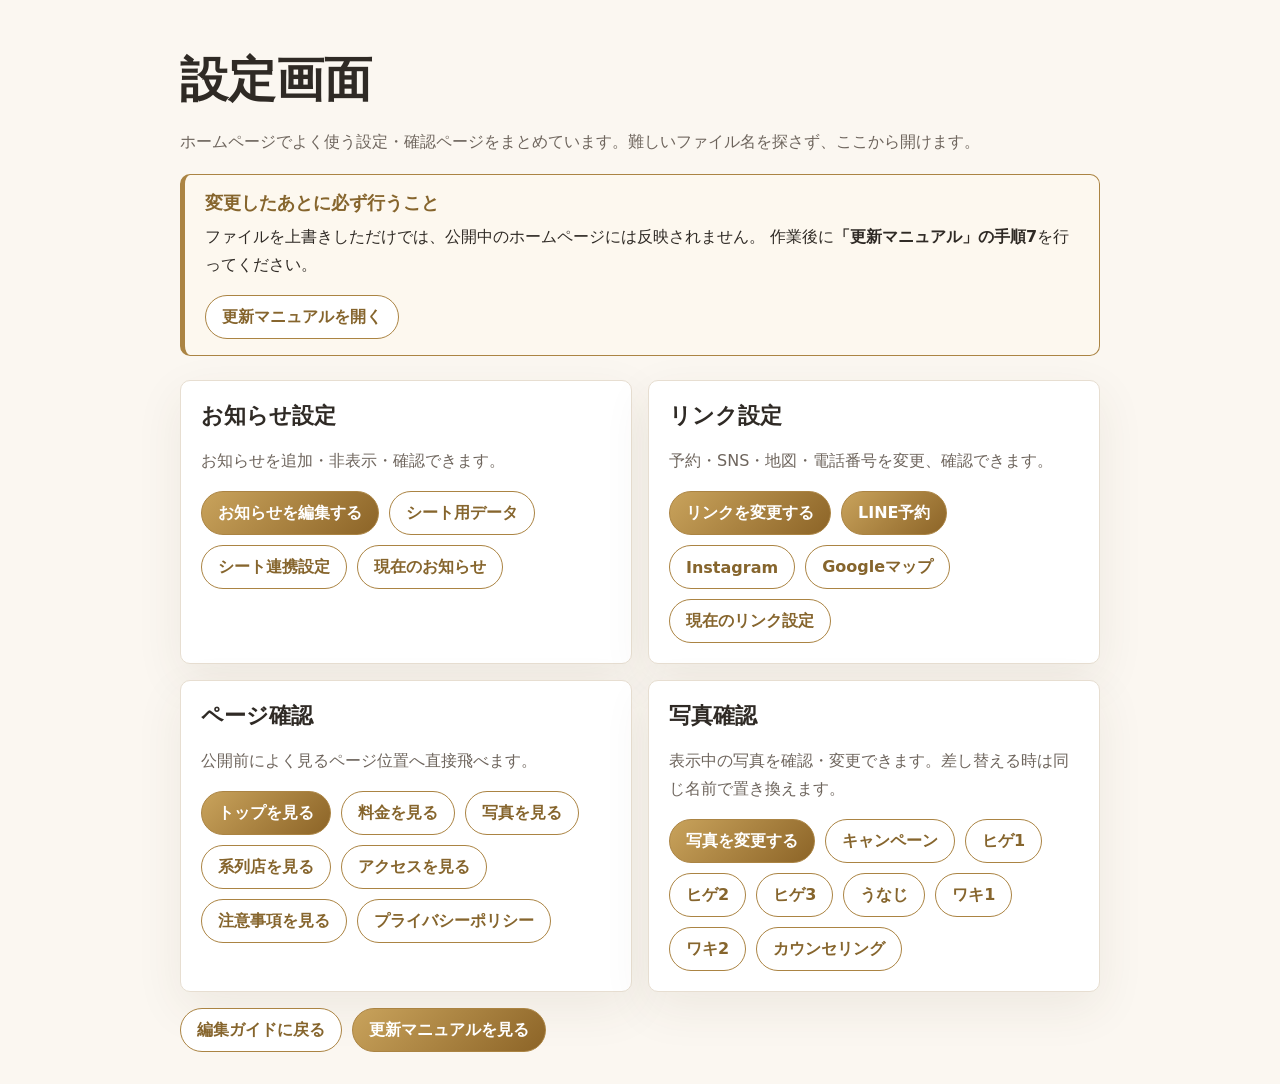
<file: settings.html>
<!DOCTYPE html>
<html lang="ja">
<head>
  <meta charset="UTF-8" />
  <meta name="viewport" content="width=device-width, initial-scale=1.0" />
    <meta name="robots" content="noindex, nofollow" />
  <title>設定画面 | cocoRo脱毛</title>
  <style>
    :root {
      --gold: #ab8443;
      --gold-dark: #86652d;
      --text: #2f2a25;
      --muted: #6e655d;
      --line: #e7ded1;
      --soft: #fbf7f1;
      --white: #fff;
    }

    * {
      box-sizing: border-box;
    }

    body {
      margin: 0;
      padding: 18px;
      color: var(--text);
      font-family: system-ui, -apple-system, BlinkMacSystemFont, "Helvetica Neue", sans-serif;
      background: var(--soft);
    }

    main {
      max-width: 920px;
      margin: 0 auto;
    }

    h1 {
      margin: 16px 0 8px;
      font-size: clamp(28px, 8vw, 48px);
      letter-spacing: 0;
    }

    h2 {
      margin: 0 0 10px;
      font-size: 22px;
    }

    p,
    li {
      color: var(--muted);
      font-size: 16px;
      line-height: 1.75;
    }

    .grid {
      display: grid;
      gap: 16px;
      margin-top: 24px;
    }

    .card {
      padding: 20px;
      border: 1px solid var(--line);
      border-radius: 10px;
      background: var(--white);
      box-shadow: 0 16px 48px rgba(77, 61, 40, 0.08);
    }

    .notice {
      margin-top: 18px;
      padding: 16px 20px;
      border: 1px solid var(--gold);
      border-left: 5px solid var(--gold);
      border-radius: 10px;
      background: #fdf8ef;
    }
    .notice h2 {
      margin: 0 0 8px;
      font-size: 18px;
      color: var(--gold-dark);
    }
    .notice p {
      margin: 0;
      color: var(--text);
    }
    .button-row {
      display: flex;
      flex-wrap: wrap;
      gap: 10px;
      margin-top: 16px;
    }

    a.button {
      display: inline-flex;
      align-items: center;
      justify-content: center;
      min-height: 44px;
      padding: 10px 16px;
      border: 1px solid var(--gold);
      border-radius: 999px;
      color: var(--gold-dark);
      font-weight: 700;
      text-decoration: none;
      background: #fff;
    }

    a.primary {
      color: #fff;
      background: linear-gradient(135deg, #c9a35c, #8c6427);
    }

    code {
      padding: 2px 6px;
      border-radius: 5px;
      color: var(--gold-dark);
      background: #f5ecdd;
      font-family: ui-monospace, SFMono-Regular, Menlo, monospace;
    }

    @media (min-width: 760px) {
      body {
        padding: 32px;
      }

      .grid {
        grid-template-columns: repeat(2, minmax(0, 1fr));
      }
    }
  </style>
</head>
<body>
  <main>
    <h1>設定画面</h1>
    <p>ホームページでよく使う設定・確認ページをまとめています。難しいファイル名を探さず、ここから開けます。</p>

    <section class="notice">
      <h2>変更したあとに必ず行うこと</h2>
      <p>
        ファイルを上書きしただけでは、公開中のホームページには反映されません。
        作業後に<strong>「更新マニュアル」の手順7</strong>を行ってください。
      </p>
      <div class="button-row">
        <a class="button" href="update-manual.html">更新マニュアルを開く</a>
      </div>
    </section>

    <section class="grid" aria-label="設定メニュー">
      <article class="card">
        <h2>お知らせ設定</h2>
        <p>お知らせを追加・非表示・確認できます。</p>
        <div class="button-row">
          <a class="button primary" href="news-editor.html" target="_blank" rel="noopener">お知らせを編集する</a>
          <a class="button" href="news-sheet-template.csv" download>シート用データ</a>
          <a class="button" href="news-config.js" target="_blank" rel="noopener">シート連携設定</a>
          <a class="button" href="news.json" target="_blank" rel="noopener">現在のお知らせ</a>
        </div>
      </article>

      <article class="card">
        <h2>リンク設定</h2>
        <p>予約・SNS・地図・電話番号を変更、確認できます。</p>
        <div class="button-row">
          <a class="button primary" href="link-editor.html" target="_blank" rel="noopener">リンクを変更する</a>
          <a class="button primary" href="https://lin.ee/td2mRBRQ" target="_blank" rel="noopener">LINE予約</a>
          <a class="button" href="https://www.instagram.com/cocoro_salon.fuse?igsh=MTVmYmo2bmo4cGd6ag==" target="_blank" rel="noopener">Instagram</a>
          <a class="button" href="https://maps.app.goo.gl/k2i4qREAfF5n8n3dA?g_st=ic" target="_blank" rel="noopener">Googleマップ</a>
          <a class="button" href="site-config.js" target="_blank" rel="noopener">現在のリンク設定</a>
        </div>
      </article>

      <article class="card">
        <h2>ページ確認</h2>
        <p>公開前によく見るページ位置へ直接飛べます。</p>
        <div class="button-row">
          <a class="button primary" href="index.html" target="_blank" rel="noopener">トップを見る</a>
          <a class="button" href="index.html#plan" target="_blank" rel="noopener">料金を見る</a>
          <a class="button" href="index.html#before-after" target="_blank" rel="noopener">写真を見る</a>
          <a class="button" href="https://salon-de-cerm.com/" target="_blank" rel="noopener">系列店を見る</a>
          <a class="button" href="index.html#access" target="_blank" rel="noopener">アクセスを見る</a>
          <a class="button" href="index.html#legal" target="_blank" rel="noopener">注意事項を見る</a>
          <a class="button" href="privacy.html" target="_blank" rel="noopener">プライバシーポリシー</a>
        </div>
      </article>

      <article class="card">
        <h2>写真確認</h2>
        <p>表示中の写真を確認・変更できます。差し替える時は同じ名前で置き換えます。</p>
        <div class="button-row">
          <a class="button primary" href="photo-editor.html" target="_blank" rel="noopener">写真を変更する</a>
          <a class="button" href="campaign-open.jpg" target="_blank" rel="noopener">キャンペーン</a>
          <a class="button" href="before-after-hige-01.png" target="_blank" rel="noopener">ヒゲ1</a>
          <a class="button" href="before-after-hige-02.png" target="_blank" rel="noopener">ヒゲ2</a>
          <a class="button" href="before-after-hige-03.png" target="_blank" rel="noopener">ヒゲ3</a>
          <a class="button" href="before-after-unaji-01.png" target="_blank" rel="noopener">うなじ</a>
          <a class="button" href="before-after-waki-01.png" target="_blank" rel="noopener">ワキ1</a>
          <a class="button" href="before-after-waki-02.png" target="_blank" rel="noopener">ワキ2</a>
          <a class="button" href="counseling-scene.jpg" target="_blank" rel="noopener">カウンセリング</a>
        </div>
      </article>
    </section>

    <div class="button-row">
      <a class="button" href="easy-admin.html">編集ガイドに戻る</a>
      <a class="button primary" href="update-manual.html">更新マニュアルを見る</a>
    </div>
  </main>
</body>
</html>
</file>
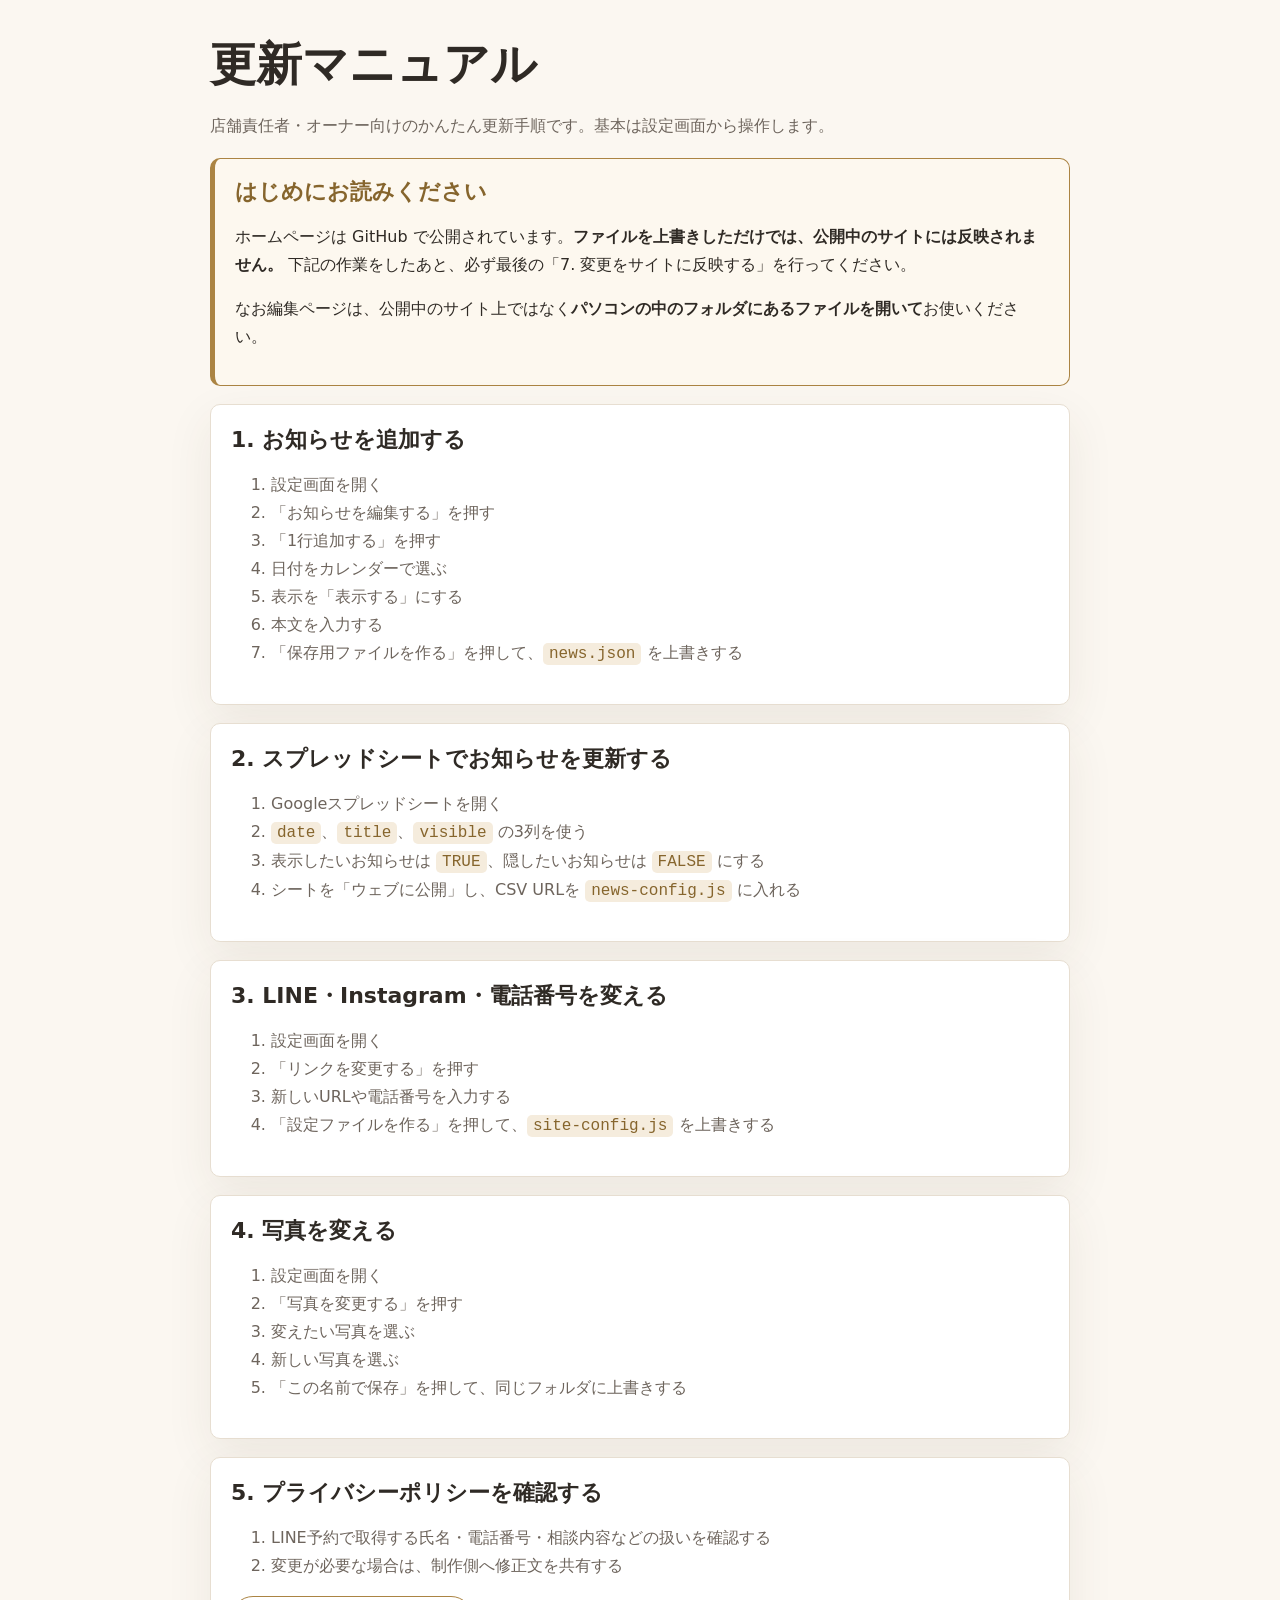
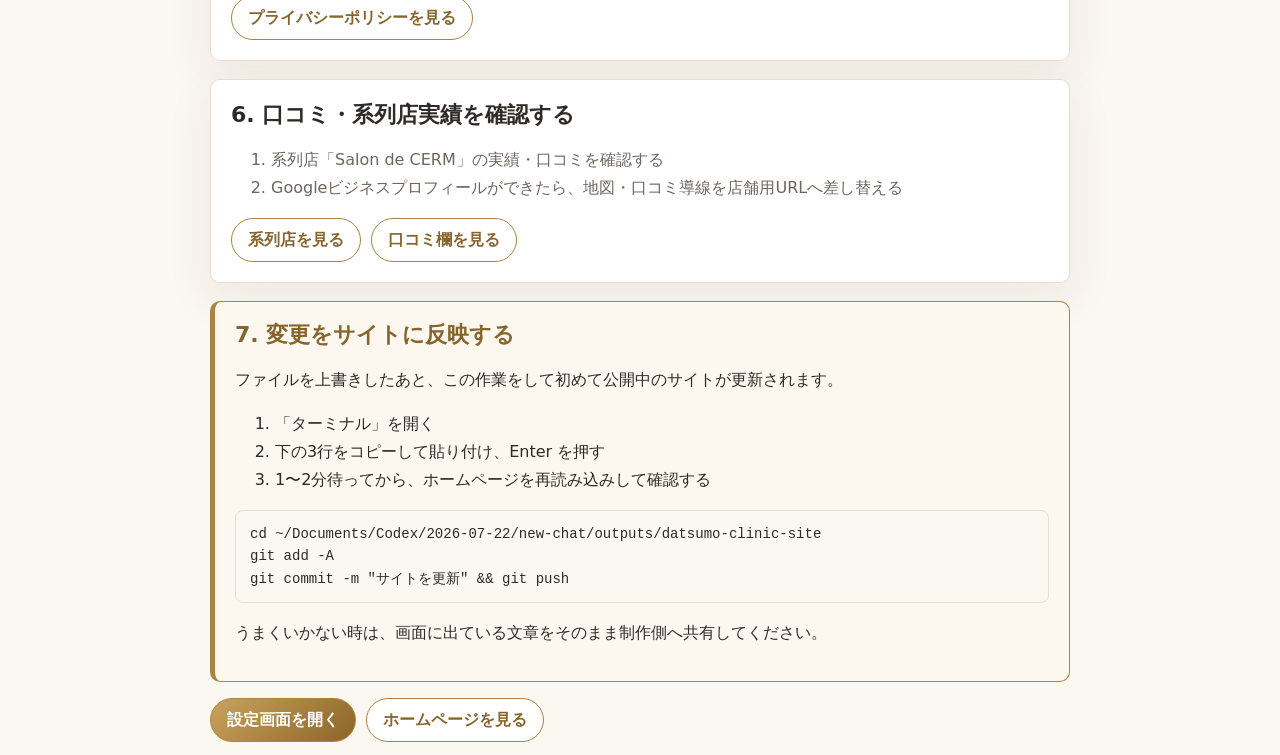
<file: update-manual.html>
<!DOCTYPE html>
<html lang="ja">
<head>
  <meta charset="UTF-8" />
  <meta name="viewport" content="width=device-width, initial-scale=1.0" />
    <meta name="robots" content="noindex, nofollow" />
  <title>更新マニュアル | cocoRo脱毛</title>
  <style>
    :root {
      --gold: #ab8443;
      --gold-dark: #86652d;
      --text: #2f2a25;
      --muted: #6e655d;
      --line: #e7ded1;
      --soft: #fbf7f1;
      --white: #fff;
    }

    * {
      box-sizing: border-box;
    }

    body {
      margin: 0;
      padding: 18px;
      color: var(--text);
      font-family: system-ui, -apple-system, BlinkMacSystemFont, "Helvetica Neue", sans-serif;
      background: var(--soft);
    }

    main {
      max-width: 860px;
      margin: 0 auto;
    }

    h1 {
      margin: 16px 0 8px;
      font-size: clamp(28px, 8vw, 46px);
      letter-spacing: 0;
    }

    h2 {
      margin: 0 0 12px;
      font-size: 22px;
    }

    p,
    li {
      color: var(--muted);
      font-size: 16px;
      line-height: 1.75;
    }

    .card {
      margin-top: 18px;
      padding: 20px;
      border: 1px solid var(--line);
      border-radius: 10px;
      background: var(--white);
      box-shadow: 0 16px 48px rgba(77, 61, 40, 0.08);
    }

    .notice {
      margin-top: 18px;
      padding: 18px 20px;
      border: 1px solid var(--gold);
      border-left: 5px solid var(--gold);
      border-radius: 10px;
      background: #fdf8ef;
    }
    .notice h2 {
      color: var(--gold-dark);
    }
    .notice p,
    .notice li {
      color: var(--text);
    }
    pre {
      overflow-x: auto;
      margin: 12px 0 0;
      padding: 12px 14px;
      border: 1px solid var(--line);
      border-radius: 8px;
      background: var(--soft);
      font-size: 14px;
      line-height: 1.6;
    }
    .button-row {
      display: flex;
      flex-wrap: wrap;
      gap: 10px;
      margin-top: 16px;
    }

    a.button {
      display: inline-flex;
      align-items: center;
      justify-content: center;
      min-height: 44px;
      padding: 10px 16px;
      border: 1px solid var(--gold);
      border-radius: 999px;
      color: var(--gold-dark);
      font-weight: 700;
      text-decoration: none;
      background: #fff;
    }

    a.primary {
      color: #fff;
      background: linear-gradient(135deg, #c9a35c, #8c6427);
    }

    code {
      padding: 2px 6px;
      border-radius: 5px;
      color: var(--gold-dark);
      background: #f5ecdd;
      font-family: ui-monospace, SFMono-Regular, Menlo, monospace;
    }
  </style>
</head>
<body>
  <main>
    <h1>更新マニュアル</h1>
    <p>店舗責任者・オーナー向けのかんたん更新手順です。基本は設定画面から操作します。</p>

    <section class="notice">
      <h2>はじめにお読みください</h2>
      <p>
        ホームページは GitHub で公開されています。<strong>ファイルを上書きしただけでは、公開中のサイトには反映されません。</strong>
        下記の作業をしたあと、必ず最後の「7. 変更をサイトに反映する」を行ってください。
      </p>
      <p>
        なお編集ページは、公開中のサイト上ではなく<strong>パソコンの中のフォルダにあるファイルを開いて</strong>お使いください。
      </p>
    </section>

    <section class="card">
      <h2>1. お知らせを追加する</h2>
      <ol>
        <li>設定画面を開く</li>
        <li>「お知らせを編集する」を押す</li>
        <li>「1行追加する」を押す</li>
        <li>日付をカレンダーで選ぶ</li>
        <li>表示を「表示する」にする</li>
        <li>本文を入力する</li>
        <li>「保存用ファイルを作る」を押して、<code>news.json</code> を上書きする</li>
      </ol>
    </section>

    <section class="card">
      <h2>2. スプレッドシートでお知らせを更新する</h2>
      <ol>
        <li>Googleスプレッドシートを開く</li>
        <li><code>date</code>、<code>title</code>、<code>visible</code> の3列を使う</li>
        <li>表示したいお知らせは <code>TRUE</code>、隠したいお知らせは <code>FALSE</code> にする</li>
        <li>シートを「ウェブに公開」し、CSV URLを <code>news-config.js</code> に入れる</li>
      </ol>
    </section>

    <section class="card">
      <h2>3. LINE・Instagram・電話番号を変える</h2>
      <ol>
        <li>設定画面を開く</li>
        <li>「リンクを変更する」を押す</li>
        <li>新しいURLや電話番号を入力する</li>
        <li>「設定ファイルを作る」を押して、<code>site-config.js</code> を上書きする</li>
      </ol>
    </section>

    <section class="card">
      <h2>4. 写真を変える</h2>
      <ol>
        <li>設定画面を開く</li>
        <li>「写真を変更する」を押す</li>
        <li>変えたい写真を選ぶ</li>
        <li>新しい写真を選ぶ</li>
        <li>「この名前で保存」を押して、同じフォルダに上書きする</li>
      </ol>
    </section>

    <section class="card">
      <h2>5. プライバシーポリシーを確認する</h2>
      <ol>
        <li>LINE予約で取得する氏名・電話番号・相談内容などの扱いを確認する</li>
        <li>変更が必要な場合は、制作側へ修正文を共有する</li>
      </ol>
      <div class="button-row">
        <a class="button" href="privacy.html" target="_blank" rel="noopener">プライバシーポリシーを見る</a>
      </div>
    </section>

    <section class="card">
      <h2>6. 口コミ・系列店実績を確認する</h2>
      <ol>
        <li>系列店「Salon de CERM」の実績・口コミを確認する</li>
        <li>Googleビジネスプロフィールができたら、地図・口コミ導線を店舗用URLへ差し替える</li>
      </ol>
      <div class="button-row">
        <a class="button" href="https://salon-de-cerm.com/" target="_blank" rel="noopener">系列店を見る</a>
        <a class="button" href="index.html#review" target="_blank" rel="noopener">口コミ欄を見る</a>
      </div>
    </section>

    <section class="notice">
      <h2>7. 変更をサイトに反映する</h2>
      <p>ファイルを上書きしたあと、この作業をして初めて公開中のサイトが更新されます。</p>
      <ol>
        <li>「ターミナル」を開く</li>
        <li>下の3行をコピーして貼り付け、Enter を押す</li>
        <li>1〜2分待ってから、ホームページを再読み込みして確認する</li>
      </ol>
      <pre>cd ~/Documents/Codex/2026-07-22/new-chat/outputs/datsumo-clinic-site
git add -A
git commit -m "サイトを更新" &amp;&amp; git push</pre>
      <p>うまくいかない時は、画面に出ている文章をそのまま制作側へ共有してください。</p>
    </section>

    <div class="button-row">
      <a class="button primary" href="settings.html">設定画面を開く</a>
      <a class="button" href="index.html" target="_blank" rel="noopener">ホームページを見る</a>
    </div>
  </main>
</body>
</html>
</file>
<file: style.css>
:root {
  --color-bg: #fffdf8;
  --color-surface: #ffffff;
  --color-soft: #faf3e8;
  --color-gold: #b79a61;
  --color-gold-dark: #8c7143;
  --color-green: #566857;
  --color-text: #2e2924;
  --color-muted: #766d62;
  --color-line: #e8ddca;
  --shadow-soft: 0 18px 48px rgba(68, 52, 30, 0.1);
  --shadow-strong: 0 24px 70px rgba(68, 52, 30, 0.16);
  --radius: 8px;
  --space-section: clamp(64px, 9vw, 112px);
  --content-width: 1120px;
}

* {
  box-sizing: border-box;
}

html {
  scroll-behavior: smooth;
}

body {
  margin: 0;
  background: var(--color-bg);
  color: var(--color-text);
  font-family: "Hiragino Kaku Gothic ProN", "Hiragino Sans", "Yu Gothic", "YuGothic", "Noto Sans JP", Arial, sans-serif;
  letter-spacing: 0;
  line-break: strict;
  overflow-wrap: break-word;
}

a {
  color: inherit;
  text-decoration: none;
}

button,
input,
textarea {
  font: inherit;
}

img,
iframe {
  display: block;
  max-width: 100%;
}

.top-line-cta {
  position: sticky;
  top: 0;
  z-index: 70;
  display: flex;
  align-items: center;
  justify-content: center;
  gap: 14px;
  min-height: 44px;
  padding: 8px 16px;
  color: #fff;
  font-size: 14px;
  font-weight: 800;
  text-align: center;
  background: linear-gradient(135deg, #06c755, #05a947);
  box-shadow: 0 8px 24px rgba(14, 134, 64, 0.18);
}

.top-line-cta a {
  display: inline-flex;
  align-items: center;
  justify-content: center;
  min-height: 32px;
  padding: 6px 14px;
  border-radius: 999px;
  color: #05a947;
  background: #fff;
  white-space: nowrap;
}

.site-header {
  position: sticky;
  top: 44px;
  z-index: 50;
  display: grid;
  grid-template-columns: auto 1fr auto;
  align-items: center;
  gap: 28px;
  min-height: 78px;
  padding: 12px clamp(18px, 4vw, 52px);
  background: rgba(255, 253, 248, 0.92);
  border-bottom: 1px solid rgba(183, 154, 97, 0.24);
  backdrop-filter: blur(18px);
}

.logo {
  position: relative;
  display: inline-flex;
  flex-direction: column;
  align-items: flex-start;
  flex-shrink: 0;
  width: clamp(168px, 22vw, 284px);
  overflow: hidden;
}

.logo img {
  width: 100%;
  height: auto;
  border-radius: 0;
  object-fit: contain;
}

.logo::after {
  position: absolute;
  top: 23%;
  left: 21.5%;
  width: 8%;
  height: 23%;
  background: #eee9e4;
  content: "";
  pointer-events: none;
}

.global-nav {
  display: flex;
  justify-content: center;
  gap: clamp(18px, 3vw, 34px);
  color: #5f574e;
  font-size: 14px;
  font-weight: 700;
}

.global-nav a {
  padding: 10px 0;
}

.header-actions {
  display: flex;
  align-items: center;
  gap: 10px;
}

.phone-link,
.reserve-link,
.btn {
  display: inline-flex;
  align-items: center;
  justify-content: center;
  min-height: 48px;
  border-radius: 999px;
  font-weight: 800;
  white-space: nowrap;
}

.phone-link {
  padding: 10px 16px;
  border: 1px solid rgba(183, 154, 97, 0.42);
  color: var(--color-gold-dark);
  background: #fff;
  font-size: 14px;
}

.reserve-link {
  padding: 10px 18px;
  color: #fff;
  background: linear-gradient(135deg, var(--color-gold), var(--color-gold-dark));
  box-shadow: 0 12px 26px rgba(140, 113, 67, 0.26);
  font-size: 14px;
}

.section-hero {
  position: relative;
  display: grid;
  grid-template-columns: minmax(0, 1.06fr) minmax(300px, 0.7fr);
  gap: clamp(30px, 6vw, 76px);
  min-height: calc(100svh - 78px);
  padding: clamp(58px, 8vw, 112px) clamp(18px, 6vw, 86px) 58px;
  overflow: hidden;
  background:
    linear-gradient(118deg, rgba(255, 253, 248, 0.94), rgba(250, 243, 232, 0.86)),
    radial-gradient(circle at 88% 18%, rgba(183, 154, 97, 0.2), transparent 34%);
}

.hero-content {
  align-self: center;
  max-width: 760px;
}

.feature-badges {
  display: flex;
  flex-wrap: wrap;
  gap: 8px;
  margin: 14px 0 0;
  padding: 0;
  list-style: none;
}

.feature-badges li {
  padding: 7px 14px;
  border: 1px solid rgba(183, 154, 97, 0.45);
  border-radius: 999px;
  color: var(--color-gold-dark);
  background: rgba(255, 255, 255, 0.75);
  font-size: 13px;
  font-weight: 700;
  letter-spacing: 0.03em;
}

.plan-badges {
  justify-content: center;
  max-width: 980px;
  margin: 0 auto 20px;
}

.section-label {
  margin: 0 0 12px;
  color: var(--color-gold-dark);
  font-size: 12px;
  font-weight: 800;
  line-height: 1.5;
  text-transform: uppercase;
}

h1,
h2,
h3,
p {
  margin-top: 0;
}

.phrase {
  display: inline-block;
}

h1 {
  margin-bottom: 22px;
  font-family: "Hiragino Mincho ProN", "Yu Mincho", "YuMincho", "Noto Serif JP", serif;
  font-size: clamp(34px, 5.6vw, 64px);
  font-weight: 600;
  line-height: 1.22;
  text-wrap: balance;
  word-break: normal;
  word-break: auto-phrase;
  overflow-wrap: break-word;
}

h2 {
  margin-bottom: 14px;
  font-family: "Hiragino Mincho ProN", "Yu Mincho", "YuMincho", "Noto Serif JP", serif;
  font-size: clamp(26px, 4vw, 42px);
  font-weight: 600;
  line-height: 1.28;
  text-wrap: balance;
  word-break: normal;
  word-break: auto-phrase;
  overflow-wrap: break-word;
}

h3 {
  margin-bottom: 10px;
  font-size: 19px;
  line-height: 1.48;
  font-weight: 700;
  word-break: normal;
  word-break: auto-phrase;
  overflow-wrap: break-word;
}

.hero-text,
.section-head p,
.concept-card p,
.service-card p,
.menu-card p,
.flow-steps p,
.staff-card p,
.final-cta p {
  color: var(--color-muted);
  line-height: 1.9;
}

.hero-text {
  max-width: 640px;
  font-size: clamp(15px, 1.7vw, 18px);
}

.hero-service {
  max-width: 620px;
  margin: 8px 0 0;
  color: var(--color-muted);
  font-size: 15px;
  font-weight: 700;
  line-height: 1.8;
}

.hero-buttons,
.final-actions {
  display: flex;
  flex-wrap: wrap;
  gap: 12px;
  margin-top: 30px;
}

.btn {
  min-width: 160px;
  padding: 14px 24px;
  border: 1px solid transparent;
  transition: transform 0.18s ease, box-shadow 0.18s ease, background 0.18s ease;
}

.btn:hover {
  transform: translateY(-2px);
}

.btn-primary {
  color: #fff;
  background: linear-gradient(135deg, var(--color-gold), var(--color-gold-dark));
  box-shadow: 0 16px 32px rgba(140, 113, 67, 0.26);
}

.btn-outline {
  border-color: rgba(140, 113, 67, 0.36);
  color: var(--color-gold-dark);
  background: rgba(255, 255, 255, 0.78);
}

.btn-outline-light {
  border-color: rgba(255, 255, 255, 0.5);
  color: #fff;
  background: rgba(255, 255, 255, 0.08);
}

.hero-visual {
  align-self: center;
}

.visual-card {
  min-height: 420px;
  padding: 34px;
  border: 1px solid rgba(183, 154, 97, 0.28);
  border-radius: var(--radius);
  background:
    linear-gradient(180deg, rgba(255, 255, 255, 0.8), rgba(250, 243, 232, 0.84)),
    url("salon-room.jpg") center / cover;
  background-blend-mode: screen;
  box-shadow: var(--shadow-strong);
}

.visual-card img {
  width: min(320px, 100%);
  margin-bottom: 34px;
  border: 1px solid rgba(183, 154, 97, 0.22);
  border-radius: 6px;
  background: #fff;
  box-shadow: 0 16px 36px rgba(68, 52, 30, 0.12);
}

.visual-card p {
  color: var(--color-gold-dark);
  font-size: 13px;
  font-weight: 800;
  text-transform: uppercase;
}

.visual-card strong {
  display: block;
  margin-top: 48px;
  color: rgba(46, 41, 36, 0.72);
  font-family: "Hiragino Mincho ProN", "Yu Mincho", "YuMincho", "Noto Serif JP", serif;
  font-size: clamp(36px, 5vw, 58px);
  font-weight: 500;
  line-height: 1.12;
}

.quick-info {
  display: grid;
  grid-template-columns: repeat(3, 1fr);
  border-top: 1px solid var(--color-line);
  border-bottom: 1px solid var(--color-line);
  background: #fff;
}

.quick-info a,
.quick-info span {
  display: grid;
  place-items: center;
  min-height: 58px;
  padding: 12px 14px;
  color: #4e473f;
  font-size: 14px;
  font-weight: 800;
  text-align: center;
}

.quick-info a {
  color: var(--color-gold-dark);
}

.quick-info span + span,
.quick-info a + span {
  border-left: 1px solid var(--color-line);
}

.section {
  padding: var(--space-section) clamp(18px, 6vw, 86px);
}

.section-head {
  max-width: 760px;
  margin-bottom: 38px;
}

.news-section,
.worries-section,
.faq-section {
  background: var(--color-soft);
}

.counseling-banner,
.final-cta {
  margin: clamp(28px, 5vw, 56px) clamp(18px, 6vw, 86px);
  padding: clamp(28px, 5vw, 52px);
  border-radius: var(--radius);
  box-shadow: var(--shadow-soft);
}

.counseling-banner {
  display: grid;
  grid-template-columns: 1fr;
  align-items: center;
  gap: 24px;
  border: 1px solid rgba(183, 154, 97, 0.28);
  background: #fff;
}

.questionnaire-actions {
  display: grid;
  gap: 10px;
  min-width: 210px;
}

.counseling-photo {
  margin: 0;
  overflow: hidden;
  border: 1px solid rgba(183, 154, 97, 0.26);
  border-radius: calc(var(--radius) - 6px);
  background: #fff;
  box-shadow: 0 18px 42px rgba(82, 63, 37, 0.12);
}

.counseling-photo img {
  display: block;
  width: 100%;
  aspect-ratio: 4 / 3;
  height: auto;
  object-fit: cover;
  object-position: center;
}

.counseling-photo figcaption {
  padding: 10px 12px 12px;
  color: var(--color-muted);
  font-size: 12px;
  font-weight: 700;
  line-height: 1.6;
}

.counseling-banner h2 {
  font-size: clamp(25px, 4vw, 42px);
}

.counseling-banner p:last-child {
  margin-bottom: 0;
  color: var(--color-muted);
  line-height: 1.75;
}

.news-list {
  display: grid;
  gap: 12px;
  max-width: 860px;
}

.loading,
.news-item {
  margin: 0;
  padding: 18px 20px;
  border: 1px solid var(--color-line);
  border-radius: var(--radius);
  background: #fff;
  box-shadow: 0 10px 28px rgba(68, 52, 30, 0.06);
}

.news-item {
  display: grid;
  grid-template-columns: 120px 1fr;
  gap: 16px;
  align-items: center;
}

.news-item time {
  color: var(--color-gold-dark);
  font-size: 13px;
  font-weight: 800;
}

.news-item p {
  margin: 0;
  color: #4b443d;
  font-weight: 700;
}

.concept-grid,
.menu-grid {
  display: grid;
  grid-template-columns: repeat(3, minmax(0, 1fr));
  gap: 22px;
}

.concept-card,
.menu-card,
.staff-card {
  border: 1px solid var(--color-line);
  border-radius: var(--radius);
  background: #fff;
  box-shadow: 0 14px 40px rgba(68, 52, 30, 0.07);
}

.concept-card {
  position: relative;
  min-height: 360px;
  padding: 34px 30px 32px;
  overflow: hidden;
  border-color: rgba(183, 154, 97, 0.34);
  background:
    linear-gradient(145deg, rgba(255, 255, 255, 0.96), rgba(250, 243, 232, 0.9)),
    radial-gradient(circle at 88% 0%, rgba(183, 154, 97, 0.2), transparent 34%);
  box-shadow: 0 22px 58px rgba(68, 52, 30, 0.12);
}

.concept-card::before {
  position: absolute;
  top: 18px;
  right: 18px;
  bottom: 18px;
  left: 18px;
  border: 1px solid rgba(183, 154, 97, 0.18);
  border-radius: var(--radius);
  content: "";
  pointer-events: none;
}

.concept-card::after {
  position: absolute;
  top: 0;
  right: 0;
  width: 96px;
  height: 96px;
  border-bottom: 1px solid rgba(183, 154, 97, 0.28);
  border-left: 1px solid rgba(183, 154, 97, 0.28);
  border-bottom-left-radius: 100%;
  content: "";
  pointer-events: none;
}

.concept-card .concept-mark {
  position: relative;
  z-index: 1;
  display: flex;
  flex-direction: column;
  align-items: center;
  justify-content: center;
  width: 88px;
  height: 88px;
  margin: 0 auto 24px;
  border: 1px solid rgba(140, 113, 67, 0.38);
  border-radius: 50%;
  color: var(--color-gold-dark);
  font-family: "Hiragino Mincho ProN", "Yu Mincho", "YuMincho", "Noto Serif JP", Georgia, serif;
  background:
    linear-gradient(180deg, rgba(255, 255, 255, 0.94), rgba(250, 243, 232, 0.9));
  box-shadow: inset 0 0 0 7px rgba(255, 255, 255, 0.7), 0 10px 24px rgba(140, 113, 67, 0.1);
}

.concept-mark b,
.concept-mark i {
  display: block;
  font-style: normal;
  line-height: 1;
  text-align: center;
  letter-spacing: 0;
}

.concept-mark b {
  font-size: 29px;
  font-weight: 500;
}

.concept-mark i {
  margin-top: 8px;
  font-family: Georgia, "Times New Roman", serif;
  font-size: 10px;
  font-weight: 600;
  color: rgba(140, 113, 67, 0.78);
}

.concept-card h3 {
  margin-bottom: 14px;
  color: #241f1a;
  font-family: Georgia, "Times New Roman", serif;
  font-size: 30px;
  font-weight: 600;
  line-height: 1.15;
  letter-spacing: 0.02em;
  text-align: center;
}

.concept-kicker {
  margin: 0 0 8px;
  color: var(--color-gold-dark);
  font-size: 11px;
  font-weight: 900;
  letter-spacing: 0.08em;
  text-transform: uppercase;
  text-align: center;
}

.concept-card p:not(.concept-kicker) {
  position: relative;
  z-index: 1;
  margin-bottom: 0;
  color: #6e6255;
  font-size: 14px;
  line-height: 1.9;
  text-align: center;
}

.worry-grid {
  display: grid;
  grid-template-columns: repeat(3, minmax(0, 1fr));
  gap: 14px;
}

.worry-item {
  display: grid;
  grid-template-columns: 42px 1fr;
  gap: 12px;
  align-items: center;
  min-height: 88px;
  padding: 18px;
  border: 1px solid var(--color-line);
  border-radius: var(--radius);
  background: #fff;
  color: #4a433b;
  font-weight: 800;
  box-shadow: 0 10px 30px rgba(68, 52, 30, 0.06);
}

.worry-item span {
  display: grid;
  place-items: center;
  width: 38px;
  height: 38px;
  border-radius: 50%;
  color: #fff;
  background: var(--color-green);
  font-size: 12px;
}

.menu-card {
  display: flex;
  flex-direction: column;
  justify-content: space-between;
  min-height: 320px;
  padding: 28px;
}

.service-layout {
  display: grid;
  grid-template-columns: repeat(2, minmax(0, 1fr));
  gap: 20px;
}

.service-card {
  padding: 30px;
  border: 1px solid var(--color-line);
  border-radius: var(--radius);
  background: #fff;
  box-shadow: 0 14px 40px rgba(68, 52, 30, 0.07);
}

.service-card h3 small {
  color: var(--color-muted);
  font-size: 13px;
  font-weight: 700;
}

.service-card p {
  color: var(--color-muted);
  line-height: 1.85;
}

.salon-photo-strip {
  display: grid;
  grid-template-columns: 1.12fr 0.88fr 0.88fr;
  gap: 16px;
  margin-top: 32px;
  max-width: var(--content-width);
  margin-right: auto;
  margin-left: auto;
}

.salon-photo-strip figure,
.before-card {
  margin: 0;
  overflow: hidden;
  border: 1px solid rgba(183, 154, 97, 0.24);
  border-radius: var(--radius);
  background: #fff;
  box-shadow: 0 16px 40px rgba(68, 52, 30, 0.08);
}

.salon-photo-strip figure {
  position: relative;
}

.salon-photo-strip img {
  width: 100%;
  aspect-ratio: 4 / 3;
  height: auto;
  object-fit: cover;
}

.salon-photo-strip figure:first-child img {
  object-fit: contain;
  padding: 18px;
  background: #fff;
}

.salon-photo-strip figcaption {
  position: absolute;
  right: 12px;
  bottom: 12px;
  padding: 7px 12px;
  border: 1px solid rgba(183, 154, 97, 0.28);
  border-radius: 999px;
  color: var(--color-gold-dark);
  background: rgba(255, 253, 248, 0.9);
  font-size: 12px;
  font-weight: 900;
  backdrop-filter: blur(10px);
}

.pill-list {
  display: flex;
  flex-wrap: wrap;
  gap: 9px;
  margin: 24px 0 0;
  padding: 0;
  list-style: none;
}

.pill-list li {
  padding: 8px 12px;
  border-radius: 999px;
  color: #51483e;
  background: var(--color-soft);
  font-size: 13px;
  font-weight: 800;
}

.text-link {
  display: inline-block;
  margin-top: 22px;
  color: var(--color-gold-dark);
  font-weight: 900;
  text-decoration: underline;
  text-underline-offset: 5px;
}

.menu-tag {
  align-self: flex-start;
  margin-bottom: 18px;
  padding: 7px 12px;
  border-radius: 999px;
  color: var(--color-gold-dark);
  background: var(--color-soft);
  font-size: 12px;
  font-weight: 800;
}

.menu-card strong {
  display: block;
  margin-top: 28px;
  color: var(--color-gold-dark);
  font-size: 22px;
}

.campaign-feature {
  background: linear-gradient(180deg, rgba(250, 243, 232, 0.55), rgba(255, 255, 255, 0));
}

.campaign-hero {
  position: relative;
}

.limited-ribbon {
  position: absolute;
  z-index: 1;
  top: 14px;
  left: 14px;
  padding: 9px 18px;
  border-radius: 999px;
  color: #fff;
  background: #c8102e;
  font-size: 14px;
  font-weight: 800;
  letter-spacing: 0.08em;
  box-shadow: 0 8px 20px rgba(200, 16, 46, 0.35);
  animation: limited-pulse 2.2s ease-in-out infinite;
}

@keyframes limited-pulse {
  0%, 100% { transform: scale(1); }
  50% { transform: scale(1.06); }
}

@media (prefers-reduced-motion: reduce) {
  .limited-ribbon { animation: none; }
}

.campaign-cta {
  max-width: 780px;
  margin: 20px auto 0;
  text-align: center;
}

.campaign-cta .btn {
  min-width: min(100%, 340px);
}

.menu-card-image {
  padding: 0;
  overflow: hidden;
}

.menu-card-image img {
  display: block;
  width: 100%;
  height: auto;
}

.campaign-visual {
  max-width: 780px;
  margin: 0 auto 28px;
  overflow: hidden;
  border: 1px solid rgba(183, 154, 97, 0.32);
  border-radius: 10px;
  background: #fff;
  box-shadow: var(--shadow-strong);
}

.campaign-visual img {
  width: 100%;
  height: auto;
  object-fit: contain;
}

.price-list {
  display: grid;
  gap: 10px;
  margin: 22px 0 0;
}

.price-list div {
  display: grid;
  grid-template-columns: minmax(112px, 0.82fr) minmax(0, 1fr);
  gap: 12px;
  align-items: center;
  padding: 12px 0;
  border-top: 1px solid rgba(180, 133, 54, 0.18);
}

.price-list dt {
  color: var(--color-muted);
  font-size: 12px;
  font-weight: 800;
}

.price-list dd {
  margin: 0;
  color: #2f2923;
  font-size: 18px;
  font-weight: 900;
  line-height: 1.35;
}

.price-note {
  max-width: var(--max-width);
  margin: 22px auto 0;
  padding: 16px 18px;
  border: 1px solid rgba(180, 133, 54, 0.2);
  border-radius: 8px;
  color: var(--color-muted);
  background: rgba(255, 255, 255, 0.72);
  font-size: 13px;
  line-height: 1.8;
}

.review-section {
  background:
    linear-gradient(180deg, rgba(250, 243, 232, 0.72), rgba(255, 255, 255, 0.94)),
    #fff;
}

.review-grid {
  display: grid;
  grid-template-columns: repeat(3, minmax(0, 1fr));
  gap: 18px;
  max-width: var(--content-width);
  margin: 0 auto;
}

.section-link {
  display: inline-flex;
  align-items: center;
  justify-content: center;
  min-height: 44px;
  margin-top: 18px;
  padding: 10px 18px;
  border: 1px solid rgba(171, 132, 67, 0.5);
  border-radius: 999px;
  color: var(--color-gold-dark);
  font-weight: 800;
  background: rgba(255, 255, 255, 0.78);
}

.review-stats {
  display: grid;
  grid-template-columns: repeat(3, minmax(0, 1fr));
  gap: 12px;
  max-width: 760px;
  margin: 0 auto 24px;
}

.review-stats div {
  padding: 18px 12px;
  border: 1px solid rgba(183, 154, 97, 0.24);
  border-radius: 8px;
  text-align: center;
  background: rgba(255, 255, 255, 0.88);
  box-shadow: var(--shadow-soft);
}

.review-stats strong {
  display: block;
  color: var(--color-gold-dark);
  font-family: Georgia, "Times New Roman", serif;
  font-size: clamp(28px, 7vw, 44px);
  line-height: 1;
}

.review-stats span {
  display: block;
  margin-top: 8px;
  color: var(--color-muted);
  font-size: 12px;
  font-weight: 800;
}

.review-card {
  min-height: 260px;
  padding: 24px;
  border: 1px solid rgba(183, 154, 97, 0.24);
  border-radius: 8px;
  background: rgba(255, 255, 255, 0.9);
  box-shadow: var(--shadow-soft);
}

.review-stars {
  margin: 0 0 12px;
  color: var(--color-gold-dark);
  font-size: 16px;
  letter-spacing: 0;
}

.review-card h3 {
  margin: 0 0 12px;
  color: var(--color-text);
  font-size: 19px;
  line-height: 1.45;
}

.review-card p:not(.review-stars) {
  margin: 0;
  color: var(--color-muted);
  font-size: 14px;
  line-height: 1.85;
}

.review-card span {
  display: inline-flex;
  margin-top: 18px;
  padding: 6px 10px;
  border-radius: 999px;
  color: var(--color-gold-dark);
  font-size: 12px;
  font-weight: 800;
  background: #f5ecdd;
}

.before-after-section {
  background:
    linear-gradient(180deg, rgba(255, 255, 255, 0.84), rgba(250, 243, 232, 0.78)),
    var(--color-soft);
}

.before-after-grid {
  display: grid;
  grid-template-columns: repeat(2, minmax(0, 1fr));
  gap: 18px;
  max-width: 980px;
  margin: 0 auto;
}

.before-card img {
  display: block;
  width: 100%;
  aspect-ratio: 4 / 3;
  height: auto;
  object-fit: cover;
  transition: transform 0.45s ease;
}

.before-card figcaption {
  padding: 12px 14px;
  color: var(--color-gold-dark);
  font-size: 14px;
  font-weight: 700;
  text-align: center;
  letter-spacing: 0.04em;
}

.before-card:hover img {
  transform: scale(1.035);
}

.photo-note {
  max-width: var(--max-width);
  margin: 24px auto 0;
  color: var(--color-muted);
  font-size: 13px;
  line-height: 1.8;
}

.flow-section {
  background: #fff;
}

.flow-steps {
  display: grid;
  grid-template-columns: repeat(4, minmax(0, 1fr));
  gap: 14px;
  margin: 0;
  padding: 0;
  list-style: none;
}

.flow-steps li {
  position: relative;
  min-height: 260px;
  padding: 26px 22px;
  border: 1px solid var(--color-line);
  border-radius: var(--radius);
  background: var(--color-bg);
}

.flow-steps span {
  display: grid;
  place-items: center;
  width: 46px;
  height: 46px;
  margin-bottom: 24px;
  border-radius: 50%;
  color: #fff;
  background: linear-gradient(135deg, var(--color-gold), var(--color-gold-dark));
  font-weight: 900;
}

.visit-note {
  display: grid;
  gap: 10px;
  max-width: 980px;
  margin-top: 24px;
  padding: 20px;
  border: 1px solid var(--color-line);
  border-radius: var(--radius);
  background: #fff;
}

.visit-note p {
  margin: 0;
  color: var(--color-muted);
  line-height: 1.8;
}

.faq-list {
  max-width: 920px;
  border: 1px solid var(--color-line);
  border-radius: var(--radius);
  overflow: hidden;
  background: #fff;
  box-shadow: var(--shadow-soft);
}

.faq-question {
  position: relative;
  width: 100%;
  padding: 22px 54px 22px 22px;
  border: 0;
  border-bottom: 1px solid var(--color-line);
  color: var(--color-text);
  background: #fff;
  cursor: pointer;
  font-weight: 800;
  text-align: left;
}

.faq-question::after {
  position: absolute;
  top: 50%;
  right: 22px;
  width: 20px;
  height: 20px;
  color: var(--color-gold-dark);
  content: "+";
  font-size: 22px;
  line-height: 20px;
  transform: translateY(-50%);
}

.faq-question.is-open::after {
  content: "-";
}

.faq-answer {
  max-height: 0;
  overflow: hidden;
  border-bottom: 1px solid var(--color-line);
  background: var(--color-bg);
  transition: max-height 0.28s ease;
}

.faq-answer p {
  margin: 0;
  padding: 18px 22px 24px;
  color: var(--color-muted);
  line-height: 1.8;
}

.access-layout {
  display: grid;
  grid-template-columns: minmax(0, 0.78fr) minmax(360px, 1fr);
  gap: 28px;
  align-items: stretch;
}

.access-info {
  display: grid;
  gap: 18px;
}

.hours-table {
  width: 100%;
  border-collapse: collapse;
  overflow: hidden;
  border: 1px solid var(--color-line);
  border-radius: var(--radius);
  background: #fff;
  box-shadow: 0 12px 32px rgba(68, 52, 30, 0.06);
}

.hours-table caption {
  padding: 16px;
  color: var(--color-gold-dark);
  font-weight: 900;
  text-align: left;
}

.hours-table th,
.hours-table td {
  padding: 15px 16px;
  border-top: 1px solid var(--color-line);
  text-align: left;
}

.table-note {
  margin: -4px 0 0;
  color: var(--color-muted);
  font-size: 13px;
  line-height: 1.8;
}

.hours-table th {
  background: var(--color-soft);
}

.shop-data {
  display: grid;
  gap: 1px;
  margin: 0;
  overflow: hidden;
  border: 1px solid var(--color-line);
  border-radius: var(--radius);
  background: var(--color-line);
}

.shop-data div {
  display: grid;
  grid-template-columns: 90px 1fr;
  gap: 14px;
  padding: 16px;
  background: #fff;
}

dt {
  color: var(--color-gold-dark);
  font-size: 12px;
  font-weight: 900;
}

dd {
  margin: 0;
  color: #4c443d;
  line-height: 1.65;
}

.access-photo {
  margin: 0 0 14px;
  overflow: hidden;
  border: 1px solid rgba(183, 154, 97, 0.26);
  border-radius: var(--radius);
  background: #fff;
}

.access-photo img {
  display: block;
  width: 100%;
  aspect-ratio: 4 / 3;
  height: auto;
  object-fit: cover;
}

.access-photo figcaption {
  padding: 10px 14px;
  color: var(--color-muted);
  font-size: 13px;
  font-weight: 700;
  text-align: center;
}

.map-wrap {
  min-height: 440px;
  overflow: hidden;
  border: 1px solid var(--color-line);
  border-radius: var(--radius);
  box-shadow: var(--shadow-soft);
}

.map-open-link {
  display: inline-flex;
  align-items: center;
  justify-content: center;
  min-height: 44px;
  margin-top: 20px;
  padding: 12px 20px;
  border: 1px solid rgba(171, 132, 67, 0.55);
  border-radius: 999px;
  color: var(--color-gold-dark);
  font-weight: 700;
  background: #fff;
}

.map-wrap iframe {
  width: 100%;
  height: 100%;
  min-height: 440px;
  border: 0;
}

.staff-section {
  background: var(--color-soft);
}

.staff-card {
  display: grid;
  grid-template-columns: 220px 1fr;
  gap: 28px;
  align-items: center;
  max-width: 960px;
  padding: 26px;
}

.staff-grid {
  display: grid;
  grid-template-columns: repeat(3, minmax(0, 1fr));
  gap: 18px;
  max-width: 960px;
  margin: 26px auto 0;
  padding: 0;
  list-style: none;
}

.staff-member {
  padding: 26px 18px 22px;
  border: 1px solid var(--color-line);
  border-radius: var(--radius);
  background: #fff;
  box-shadow: 0 14px 40px rgba(68, 52, 30, 0.07);
  text-align: center;
}

.staff-avatar {
  display: grid;
  place-items: center;
  width: 132px;
  height: 132px;
  margin: 0 auto 14px;
  overflow: hidden;
  border: 1px solid rgba(183, 154, 97, 0.35);
  border-radius: 50%;
  background: #faf3e8;
}

.staff-avatar img {
  display: block;
  width: 100%;
  height: 100%;
  object-fit: cover;
}

.staff-member.placeholder .staff-avatar img {
  width: 58%;
  height: 58%;
  object-fit: contain;
  opacity: 0.55;
}

.staff-name {
  margin: 0 0 4px;
  font-family: "Hiragino Mincho ProN", "Yu Mincho", "YuMincho", "Noto Serif JP", serif;
  font-size: 19px;
  font-weight: 600;
}

.staff-member-role {
  margin: 0;
  color: var(--color-muted);
  font-size: 13px;
  font-weight: 700;
}

.staff-ig {
  display: inline-block;
  margin-top: 10px;
  padding: 7px 18px;
  border: 1px solid rgba(183, 154, 97, 0.45);
  border-radius: 999px;
  color: var(--color-gold-dark);
  font-size: 12px;
  font-weight: 700;
  letter-spacing: 0.05em;
  text-decoration: none;
}

.staff-ig:hover {
  background: rgba(183, 154, 97, 0.12);
}

.staff-member .staff-comment {
  margin: 10px 0 0;
  color: var(--color-muted);
  font-size: 13px;
  line-height: 1.7;
  text-align: left;
}

@media (max-width: 720px) {
  .staff-grid {
    grid-template-columns: repeat(2, minmax(0, 1fr));
    gap: 12px;
  }
}

.staff-photo {
  margin: 0;
  overflow: hidden;
  border-radius: var(--radius);
}

.staff-photo img {
  display: block;
  width: 100%;
  aspect-ratio: 3 / 4;
  height: auto;
  object-fit: cover;
  object-position: center;
}

.staff-role {
  margin-bottom: 10px;
  color: var(--color-gold-dark);
  font-size: 13px;
  font-weight: 900;
}

.profile-block {
  display: grid;
  gap: 10px;
  color: var(--color-muted);
}

.profile-block h4 {
  margin: 14px 0 0;
  color: var(--color-gold-dark);
  font-size: 15px;
}

.profile-block ul {
  display: grid;
  gap: 7px;
  margin: 0;
  padding-left: 1.1em;
  line-height: 1.7;
}

.legal-section {
  background:
    linear-gradient(180deg, rgba(255, 255, 255, 0.88), rgba(249, 246, 240, 0.94)),
    var(--color-cream);
}

.legal-grid {
  display: grid;
  grid-template-columns: repeat(4, minmax(0, 1fr));
  gap: 16px;
  max-width: var(--max-width);
  margin: 36px auto 0;
}

.legal-card {
  min-height: 220px;
  padding: 24px;
  border: 1px solid rgba(180, 133, 54, 0.22);
  border-radius: 8px;
  background: rgba(255, 255, 255, 0.86);
  box-shadow: var(--shadow-soft);
}

.legal-card h3 {
  margin-bottom: 12px;
  color: var(--color-gold-dark);
  font-size: 18px;
}

.legal-card p {
  color: var(--color-muted);
  font-size: 14px;
  line-height: 1.85;
}

.legal-list {
  display: grid;
  gap: 10px;
  margin: 0;
  padding-left: 18px;
  color: var(--color-muted);
  font-size: 14px;
  line-height: 1.75;
}

.legal-list li::marker {
  color: var(--color-gold);
}

.final-cta {
  color: #fff;
  background:
    linear-gradient(135deg, rgba(86, 104, 87, 0.96), rgba(46, 41, 36, 0.96)),
    radial-gradient(circle at 92% 10%, rgba(183, 154, 97, 0.5), transparent 32%);
}

.final-cta h2 {
  max-width: 760px;
}

.final-cta .section-label,
.final-cta p {
  color: #f4e4c6;
}

.site-footer {
  display: grid;
  gap: 12px;
  padding: 42px clamp(18px, 6vw, 86px) 98px;
  border-top: 1px solid var(--color-line);
  color: var(--color-muted);
  background: #fff;
}

.footer-logo {
  margin-bottom: 8px;
  width: min(260px, 100%);
}

.site-footer p,
.site-footer small {
  margin: 0;
}

.footer-note {
  font-size: 13px;
}

.footer-catch {
  color: var(--color-gold-dark);
  font-family: Georgia, "Times New Roman", serif;
  font-size: 18px;
}

.footer-links {
  display: flex;
  flex-wrap: wrap;
  gap: 10px 18px;
  margin-top: 6px;
  font-size: 13px;
  font-weight: 800;
}

.footer-links a {
  color: var(--color-gold-dark);
}

.mobile-cta {
  position: fixed;
  right: 12px;
  bottom: 12px;
  left: 12px;
  z-index: 60;
  display: none;
  grid-template-columns: 1fr;
  max-width: 430px;
  margin: 0 auto;
  overflow: hidden;
  border: 1px solid rgba(183, 154, 97, 0.34);
  border-radius: var(--radius);
  background: #fff;
  box-shadow: 0 18px 44px rgba(68, 52, 30, 0.2);
}

.mobile-cta a {
  display: grid;
  place-items: center;
  min-height: 54px;
  color: var(--color-gold-dark);
  font-size: 13px;
  font-weight: 900;
}

.mobile-cta a:first-child {
  color: #fff;
  background: linear-gradient(135deg, #06c755, #05a947);
}

.mobile-cta a + a {
  border-left: 1px solid var(--color-line);
}

.fade-up {
  opacity: 0;
  transform: translateY(28px);
  transition: opacity 0.7s ease, transform 0.7s ease;
}

.fade-up.is-visible {
  opacity: 1;
  transform: translateY(0);
}

@media (max-width: 1024px) {
  .site-header {
    grid-template-columns: auto 1fr;
  }

  .global-nav {
    display: none;
  }

  .header-actions {
    justify-content: flex-end;
  }

  .section-hero,
  .access-layout {
    grid-template-columns: 1fr;
  }

  .hero-visual {
    display: none;
  }

  .concept-grid,
  .worry-grid,
  .service-layout {
    grid-template-columns: 1fr;
  }

  .review-grid {
    grid-template-columns: 1fr;
  }

  .flow-steps {
    grid-template-columns: repeat(2, minmax(0, 1fr));
  }
}

@media (max-width: 720px) {
  .top-line-cta {
    gap: 8px;
    min-height: 48px;
    padding: 7px 10px;
    font-size: 12px;
  }

  .top-line-cta span {
    line-height: 1.35;
  }

  .top-line-cta a {
    min-height: 34px;
    padding: 6px 10px;
    font-size: 12px;
  }

  .site-header {
    grid-template-columns: minmax(0, 1fr) auto;
    gap: 10px;
    min-height: 66px;
    padding: 10px 14px;
  }

  .logo {
    min-width: 0;
    width: 156px;
  }

  .phone-link {
    display: none;
  }

  .reserve-link {
    min-height: 42px;
    padding: 8px 13px;
    font-size: 12px;
  }

  .campaign-visual {
    margin-right: -6px;
    margin-left: -6px;
    border-radius: 8px;
  }

  .menu-grid,
  .review-grid {
    display: flex;
    gap: 14px;
    max-width: none;
    margin-right: -18px;
    margin-left: -18px;
    padding: 0 18px 10px;
    overflow-x: auto;
    scroll-snap-type: x mandatory;
    -webkit-overflow-scrolling: touch;
  }

  .menu-card,
  .review-card {
    flex: 0 0 min(84vw, 340px);
    scroll-snap-align: center;
  }

  .review-stats {
    gap: 8px;
    margin-bottom: 18px;
  }

  .review-stats div {
    padding: 14px 6px;
  }

  .review-stats strong {
    font-size: 26px;
  }

  .review-stats span {
    font-size: 10px;
  }

  .section-hero {
    min-height: auto;
    padding: 42px 18px 36px;
  }

  h1 {
    font-size: 29px;
    line-height: 1.36;
  }

  h2 {
    font-size: 22px;
    line-height: 1.42;
  }

  .counseling-banner h2 {
    font-size: 22px;
  }

  h3 {
    font-size: 17px;
    line-height: 1.5;
  }

  .hero-buttons,
  .final-actions {
    display: grid;
    grid-template-columns: 1fr;
  }

  .btn {
    min-width: 0;
    width: 100%;
    white-space: normal;
    line-height: 1.45;
    text-align: center;
  }

  .quick-info {
    grid-template-columns: 1fr;
  }

  .quick-info a,
  .quick-info span {
    min-height: 52px;
    font-size: 13px;
    line-height: 1.5;
  }

  .quick-info span + span,
  .quick-info a + span {
    border-top: 1px solid var(--color-line);
    border-left: 0;
  }

  .counseling-banner {
    grid-template-columns: 1fr;
    margin: 24px 18px;
    padding: 26px 20px;
  }

  .questionnaire-actions {
    min-width: 0;
  }

  .section {
    padding: 58px 18px;
  }

  .hero-text,
  .section-head p,
  .concept-card p,
  .menu-card p,
  .service-card p,
  .flow-steps p,
  .staff-card p,
  .final-cta p {
    font-size: 14px;
    line-height: 1.85;
  }

  .section-label {
    font-size: 11px;
  }

  .concept-card h3 {
    font-size: 26px;
  }

  .concept-card {
    min-height: auto;
    padding: 30px 24px;
  }

  .concept-card .concept-mark {
    width: 78px;
    height: 78px;
  }

  .concept-mark b {
    font-size: 25px;
  }

  .concept-mark i {
    margin-top: 7px;
    font-size: 9px;
  }

  .concept-card p:not(.concept-kicker) {
    font-size: 14px;
  }

  .news-item {
    grid-template-columns: 1fr;
    gap: 6px;
  }

  .flow-steps {
    grid-template-columns: 1fr;
  }

  .flow-steps li {
    min-height: auto;
  }

  .shop-data div {
    grid-template-columns: 1fr;
    gap: 4px;
  }

  .map-wrap,
  .map-wrap iframe {
    min-height: 320px;
  }

  .staff-card {
    grid-template-columns: 1fr;
    padding: 18px;
  }

  .staff-photo {
    min-height: 190px;
  }

  .final-cta {
    margin: 24px 18px;
    padding: 30px 20px;
  }

  .site-footer {
    padding: 34px 18px 94px;
  }

  .mobile-cta {
    display: grid;
  }
}

/* Mobile-first compliance layer */
html,
body {
  width: 100%;
  max-width: 100%;
  overflow-x: hidden;
}

img,
svg,
video,
iframe {
  max-width: 100%;
}

p {
  font-size: 15px;
  line-height: 1.75;
}

a,
button,
.btn,
.reserve-link,
.phone-link,
.global-nav a {
  min-height: 44px;
}

.site-header {
  grid-template-columns: minmax(0, 1fr) auto;
  gap: 10px;
  min-height: 66px;
  padding: 10px 14px;
}

.logo {
  width: 156px;
  min-width: 0;
}

.global-nav,
.phone-link {
  display: none;
}

.reserve-link {
  min-height: 44px;
  padding: 8px 13px;
  font-size: 12px;
}

.section-hero,
.concept-grid,
.menu-grid,
.legal-grid,
.worry-grid,
.service-layout,
.flow-steps,
.access-layout,
.staff-card {
  grid-template-columns: 1fr;
}

.section-hero {
  min-height: auto;
  padding: 42px 18px 36px;
}

.hero-visual {
  display: none;
}

.hero-buttons,
.final-actions {
  display: grid;
  grid-template-columns: 1fr;
}

.btn {
  width: 100%;
  min-width: 0;
  min-height: 48px;
  white-space: normal;
  text-align: center;
  line-height: 1.45;
}

.quick-info {
  grid-template-columns: 1fr;
}

.quick-info a,
.quick-info span {
  min-height: 52px;
  font-size: 13px;
  line-height: 1.5;
}

.quick-info span + span,
.quick-info a + span {
  border-top: 1px solid var(--color-line);
  border-left: 0;
}

.counseling-banner {
  grid-template-columns: 1fr;
  margin: 24px 18px;
  padding: 26px 20px;
}

.section {
  padding: 58px 18px;
}

.hero-text,
.section-head p,
.concept-card p,
.menu-card p,
.service-card p,
.flow-steps p,
.staff-card p,
.final-cta p {
  font-size: 15px;
  line-height: 1.75;
}

.flow-steps li,
.concept-card {
  min-height: auto;
}

.map-wrap,
.map-wrap iframe {
  min-height: 320px;
}

.staff-card {
  padding: 18px;
}

.final-cta {
  margin: 24px 18px;
  padding: 30px 20px;
}

.site-footer {
  padding-bottom: 104px;
}

.mobile-cta {
  position: fixed;
  right: 14px;
  bottom: 14px;
  left: 14px;
  z-index: 60;
  display: grid;
  grid-template-columns: 1fr 1fr;
  max-width: 430px;
  margin: 0 auto;
  border: 1px solid rgba(180, 133, 54, 0.42);
  border-radius: 999px;
  background: transparent;
  box-shadow: 0 16px 36px rgba(55, 38, 18, 0.24);
  overflow: hidden;
}

.mobile-cta a {
  display: flex;
  align-items: center;
  justify-content: center;
  width: 100%;
  min-height: 56px;
  padding: 0 12px;
  color: #fff;
  font-size: 14px;
  font-weight: 700;
  letter-spacing: 0;
  text-decoration: none;
  background: linear-gradient(135deg, var(--color-gold), var(--color-gold-dark));
}

.mobile-cta a:first-child {
  background: linear-gradient(135deg, var(--color-gold), var(--color-gold-dark));
}

.mobile-cta a.mobile-cta-line {
  background: linear-gradient(135deg, #06c755, #05a947);
}

@media (min-width: 768px) {
  p {
    font-size: 16px;
  }

  .site-header {
    grid-template-columns: auto 1fr auto;
    gap: 22px;
    min-height: 78px;
    padding: 14px clamp(28px, 5vw, 64px);
  }

  .logo {
    width: clamp(210px, 18vw, 300px);
  }

  .global-nav,
  .phone-link {
    display: flex;
  }

  .reserve-link {
    min-height: 46px;
    padding: 12px 18px;
    font-size: 13px;
  }

  .section-hero,
  .access-layout {
    grid-template-columns: minmax(0, 1fr) minmax(320px, 0.78fr);
  }

  .section-hero {
    min-height: calc(100vh - 78px);
    padding: clamp(72px, 8vw, 116px) clamp(32px, 7vw, 92px);
  }

  .hero-visual {
    display: block;
  }

  .hero-buttons,
  .final-actions {
    display: flex;
    grid-template-columns: none;
  }

  .btn {
    width: auto;
    min-width: 168px;
  }

  .quick-info {
    grid-template-columns: repeat(3, 1fr);
  }

  .quick-info span + span,
  .quick-info a + span {
    border-top: 0;
    border-left: 1px solid var(--color-line);
  }

  .counseling-banner {
    grid-template-columns: minmax(0, 1fr) auto;
    margin: 36px auto 0;
    padding: 34px clamp(28px, 5vw, 58px);
  }

  .section {
    padding: clamp(78px, 9vw, 116px) clamp(28px, 6vw, 88px);
  }

  .concept-grid,
  .menu-grid,
  .legal-grid {
    grid-template-columns: repeat(3, minmax(0, 1fr));
  }

  .worry-grid {
    grid-template-columns: repeat(2, minmax(0, 1fr));
  }

  .service-layout,
  .staff-card {
    grid-template-columns: 0.88fr 1.12fr;
  }

  .flow-steps {
    grid-template-columns: repeat(2, minmax(0, 1fr));
  }

  .staff-card {
    padding: 26px;
  }

  .final-cta {
    margin: 36px auto 0;
    padding: clamp(40px, 6vw, 72px);
  }

  .site-footer {
    padding-bottom: 42px;
  }

  .mobile-cta {
    display: none;
  }
}

@media (max-width: 767px) {
  .salon-photo-strip {
    display: flex;
    gap: 12px;
    margin-top: 22px;
    margin-right: -18px;
    margin-left: -18px;
    padding: 0 18px 10px;
    overflow-x: auto;
    scroll-snap-type: x mandatory;
    -webkit-overflow-scrolling: touch;
  }

  .salon-photo-strip figure {
    flex: 0 0 min(78vw, 310px);
    scroll-snap-align: start;
  }

  .salon-photo-strip img {
    aspect-ratio: 4 / 3;
  }

  .before-after-grid {
    display: flex;
    gap: 14px;
    max-width: none;
    margin-right: -18px;
    margin-left: -18px;
    padding: 0 18px 10px;
    overflow-x: auto;
    scroll-snap-type: x mandatory;
    -webkit-overflow-scrolling: touch;
  }

  .before-card {
    flex: 0 0 min(84vw, 340px);
    scroll-snap-align: center;
  }

  .salon-photo-strip figcaption {
    right: 10px;
    bottom: 10px;
    font-size: 11px;
  }

  .before-card figcaption {
    padding: 14px;
  }

  .before-card dl div {
    grid-template-columns: 68px 1fr;
  }
}

@media (min-width: 768px) {
  .counseling-banner {
    grid-template-columns: minmax(0, 1fr) minmax(240px, 340px) auto;
  }

  .salon-photo-strip {
    grid-template-columns: 1.1fr 0.9fr;
  }

  .before-after-grid {
    grid-template-columns: repeat(2, minmax(0, 1fr));
  }
}

@media (min-width: 1100px) {
  .salon-photo-strip {
    grid-template-columns: 1.12fr 0.88fr 0.88fr;
  }

  .before-after-grid {
    grid-template-columns: repeat(2, minmax(0, 1fr));
  }
}

@media (min-width: 1024px) {
  .legal-grid {
    grid-template-columns: repeat(4, minmax(0, 1fr));
  }

  .worry-grid {
    grid-template-columns: repeat(3, minmax(0, 1fr));
  }

  .flow-steps {
    grid-template-columns: repeat(4, minmax(0, 1fr));
  }
}
</file>
